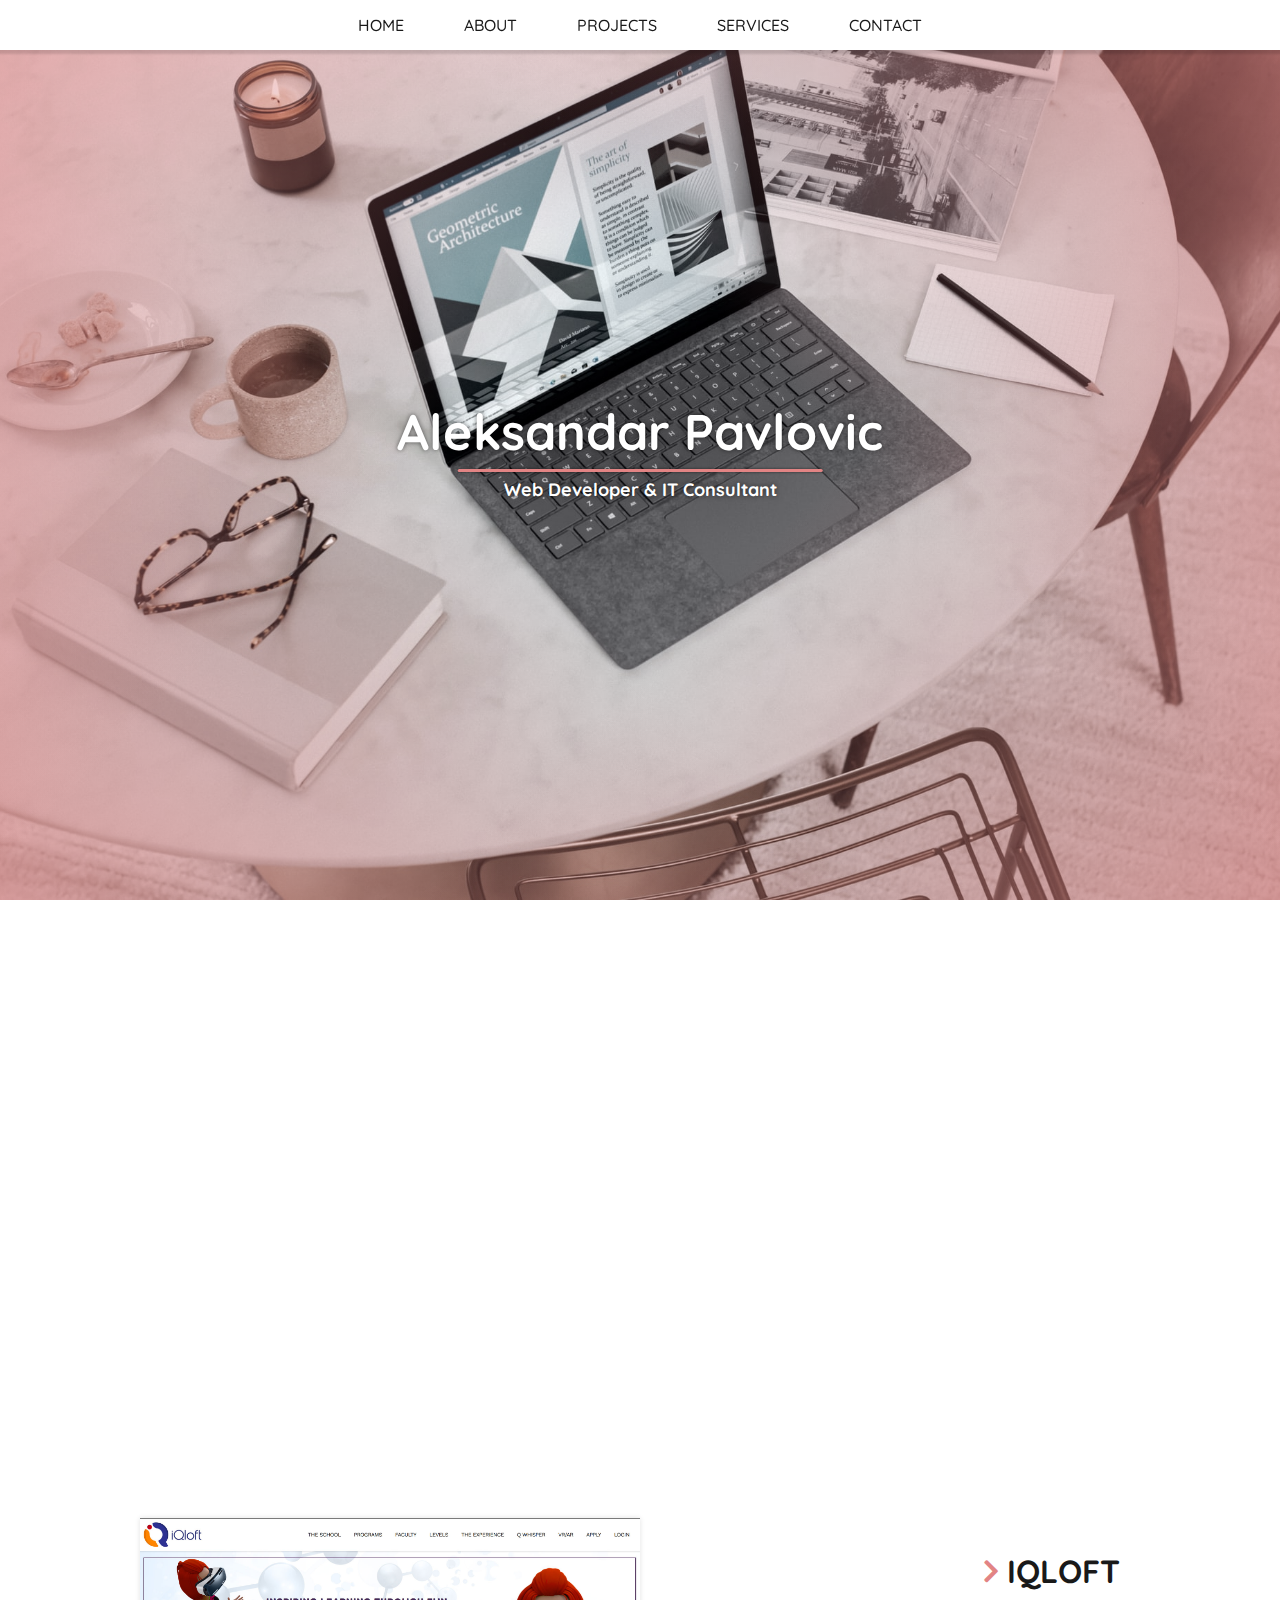
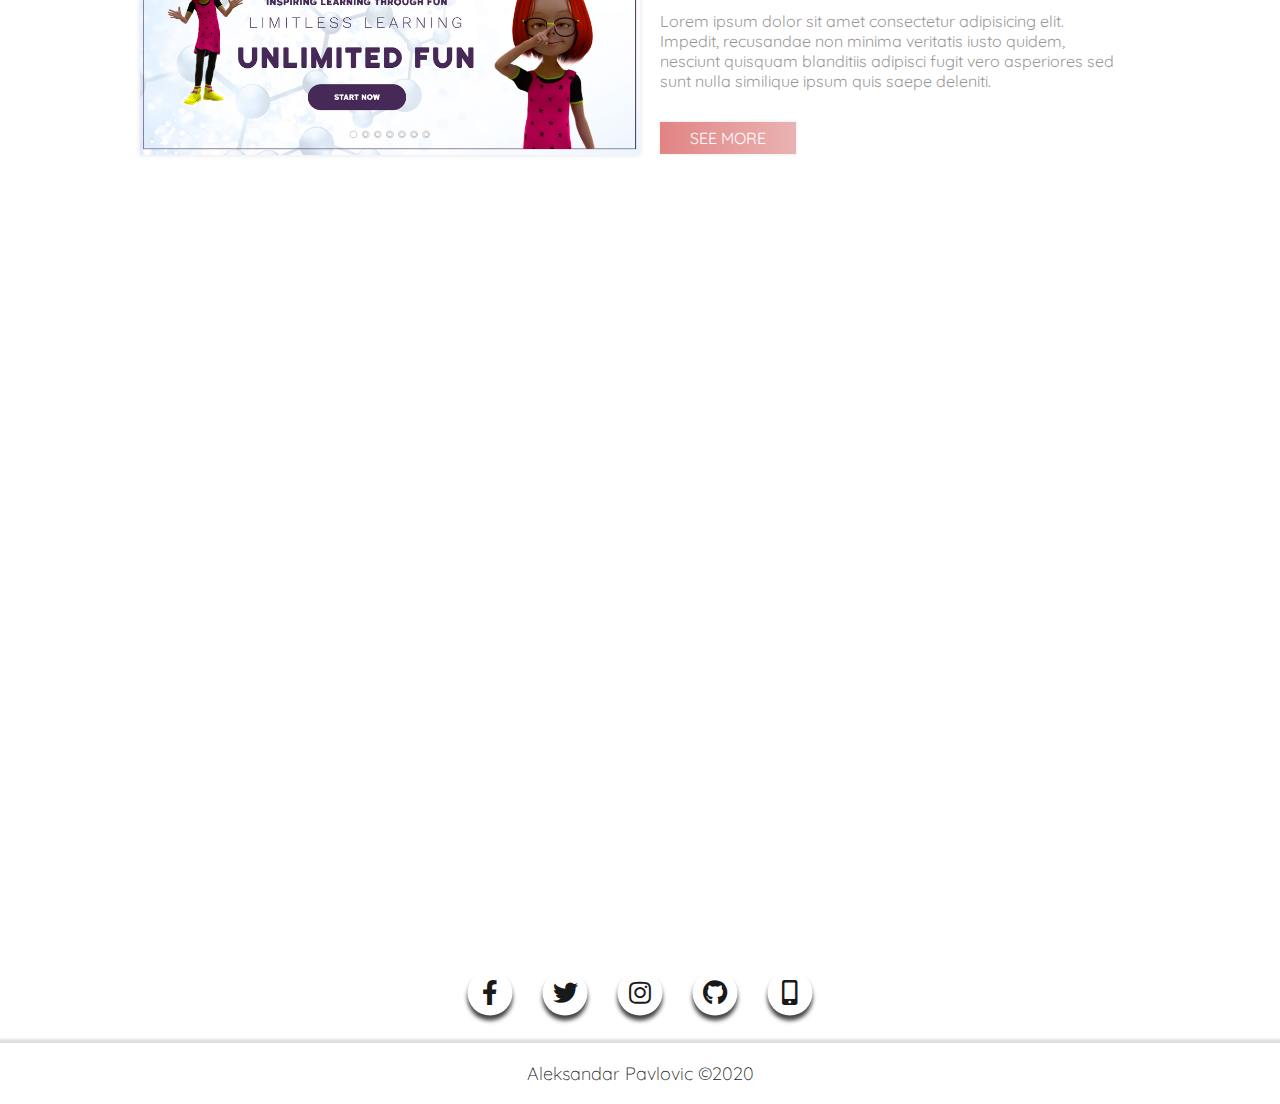
<file: index.html>
<!DOCTYPE html>

<html lang="en">
    <head>
        <title>Profesional Web Developer & IT Consultant</title>
        <meta charset="UTF-8">
        <meta name="viewport" content="width=device-width, initial-scale=1.0">
        <meta http-equiv="X-UA-Compatible" content="ie=edge">
        <link rel="stylesheet" href="css/main.css">
        <link rel="stylesheet" href="fa/css/all.min.css">
        <link href="https://fonts.googleapis.com/css2?family=Quicksand:wght@300;400;500;600&display=swap" rel="stylesheet">
    </head>
    <body>

        <header id="header">
            
        </header>

        <nav class="nav">
            <div class="container">

                <ul class="menu-list">
                    <li><a href="index.html">HOME</a></li>
                    <li><a href="temp/about.html">ABOUT</a></li>
                    <li><a href="temp/projects.html">PROJECTS</a></li>
                    <li><a href="temp/services.html">SERVICES</a></li>
                    <li><a href="temp/contact.html">CONTACT</a></li>
                </ul>

                <div class="menu-button">
                    <a href="#">
                        <i class="fas fa-angle-down fa-2x"></i>
                    </a>
                </div>

            </div>
        </nav>

        <div class="intro">
            <div class="intro-bg-eff">
                <img src="images/bg.jpg" alt="bg" class="bg-intro" id="bg_intro">
            </div>
            <div class="contaienr">
                <h1><span>Aleksandar Pavlovic</span>Web Developer & IT Consultant</h1>             
            </div>
        </div>

        <main class="main">
            <div class="container">
                <section class="profile apear">
                    <h2>LET ME INTRODUCE MYSELF</h2>
                    <p>I am 21 year old Web Designer born in small place in Serbia. Have 2+ years
                        expirience in this section. I am creative and ready for individual and team work.
                        You can find more about me on the ABOUT page. Feel free to contact me if you are 
                        interested in cooperation.</p>
                </section>
            
            </div>
        </main>
        

        <section class="galery">
            <div class="container">
                <div class="galery-text flip">
                    <h3>PROJECTS</h3>
                    <p>This is some of my projects</p>
                </div>
                
                <div class="galery-image">
                    <img src="./images/project3.jpg" alt="">
                    <div class="galery-image-text">
                        <h3><i class="fa fa-chevron-right"></i>iqloft</h3>
                        <p>Lorem ipsum dolor sit amet consectetur adipisicing elit. Impedit, 
                        recusandae non minima veritatis iusto quidem, nesciunt quisquam 
                        blanditiis adipisci fugit vero asperiores sed sunt nulla similique 
                        ipsum quis saepe deleniti.</p>
                        <button class="galery-button btn" data-section="iqloft">See more</button>
                    </div>
                </div>
                
            </div>
        </section>
            
        <section class="services">
            <div class="container">
                <div class="services-description flip">
                    <h2>Services</h2>
                 <p>This is services i'm providing</p>
                </div>
                 <div class="services-main">
                     <div class="card flip">
                         <img src="images/SVG/Web design.svg" alt="design">
                         <p>Lorem ipsum, dolor sit amet consectetur adipisicing elit. Similique, error.</p>
                         <h3>Web Design</h3>
                     </div>
 
                     <div class="card flip">
                         <img src="images/SVG/Front-end.svg" alt="front">
                         <p>Lorem ipsum, dolor sit amet consectetur adipisicing elit. Similique, error.</p>
                         <h3>Front-end</h3>
                     </div>
 
                     <div class="card flip">
                         <img src="images/SVG/Back-end.svg" alt="back">
                         <p>Lorem ipsum, dolor sit amet consectetur adipisicing elit. Similique, error.</p>
                         <h3>Back-end</h3>
                     </div>
                 </div>
            </div>
         </section>

        <section class="contact">
            <div class="container">

                <div class="social-media">
                    <ul>
                        <li><a href="https://www.facebook.com/acke999/"><i class="fab fa-facebook-f"></i></a></li>
                        <li><a href=""><i class="fab fa-twitter"></i></a></li>
                        <li><a href="https://www.instagram.com/acke_1999/"><i class="fab fa-instagram"></i></a></li>
                        <li><a href="https://www.github.com/Acke1999/"><i class="fab fa-github"></i></a></li>
                        <li><a href=""><i class="fas fa-mobile-alt"></i></a></li>
                    </ul>
                </div>

            </div>
        </section>

        <footer class="footer">
            <div class="container">
                <p>Aleksandar Pavlovic &copy;2020</p>
            </div>
        </footer>


        <script src="js/main.js"></script>

        <script src="https://ajax.googleapis.com/ajax/libs/jquery/3.5.1/jquery.min.js"></script>

        
        
    </body>
</html>
</file>
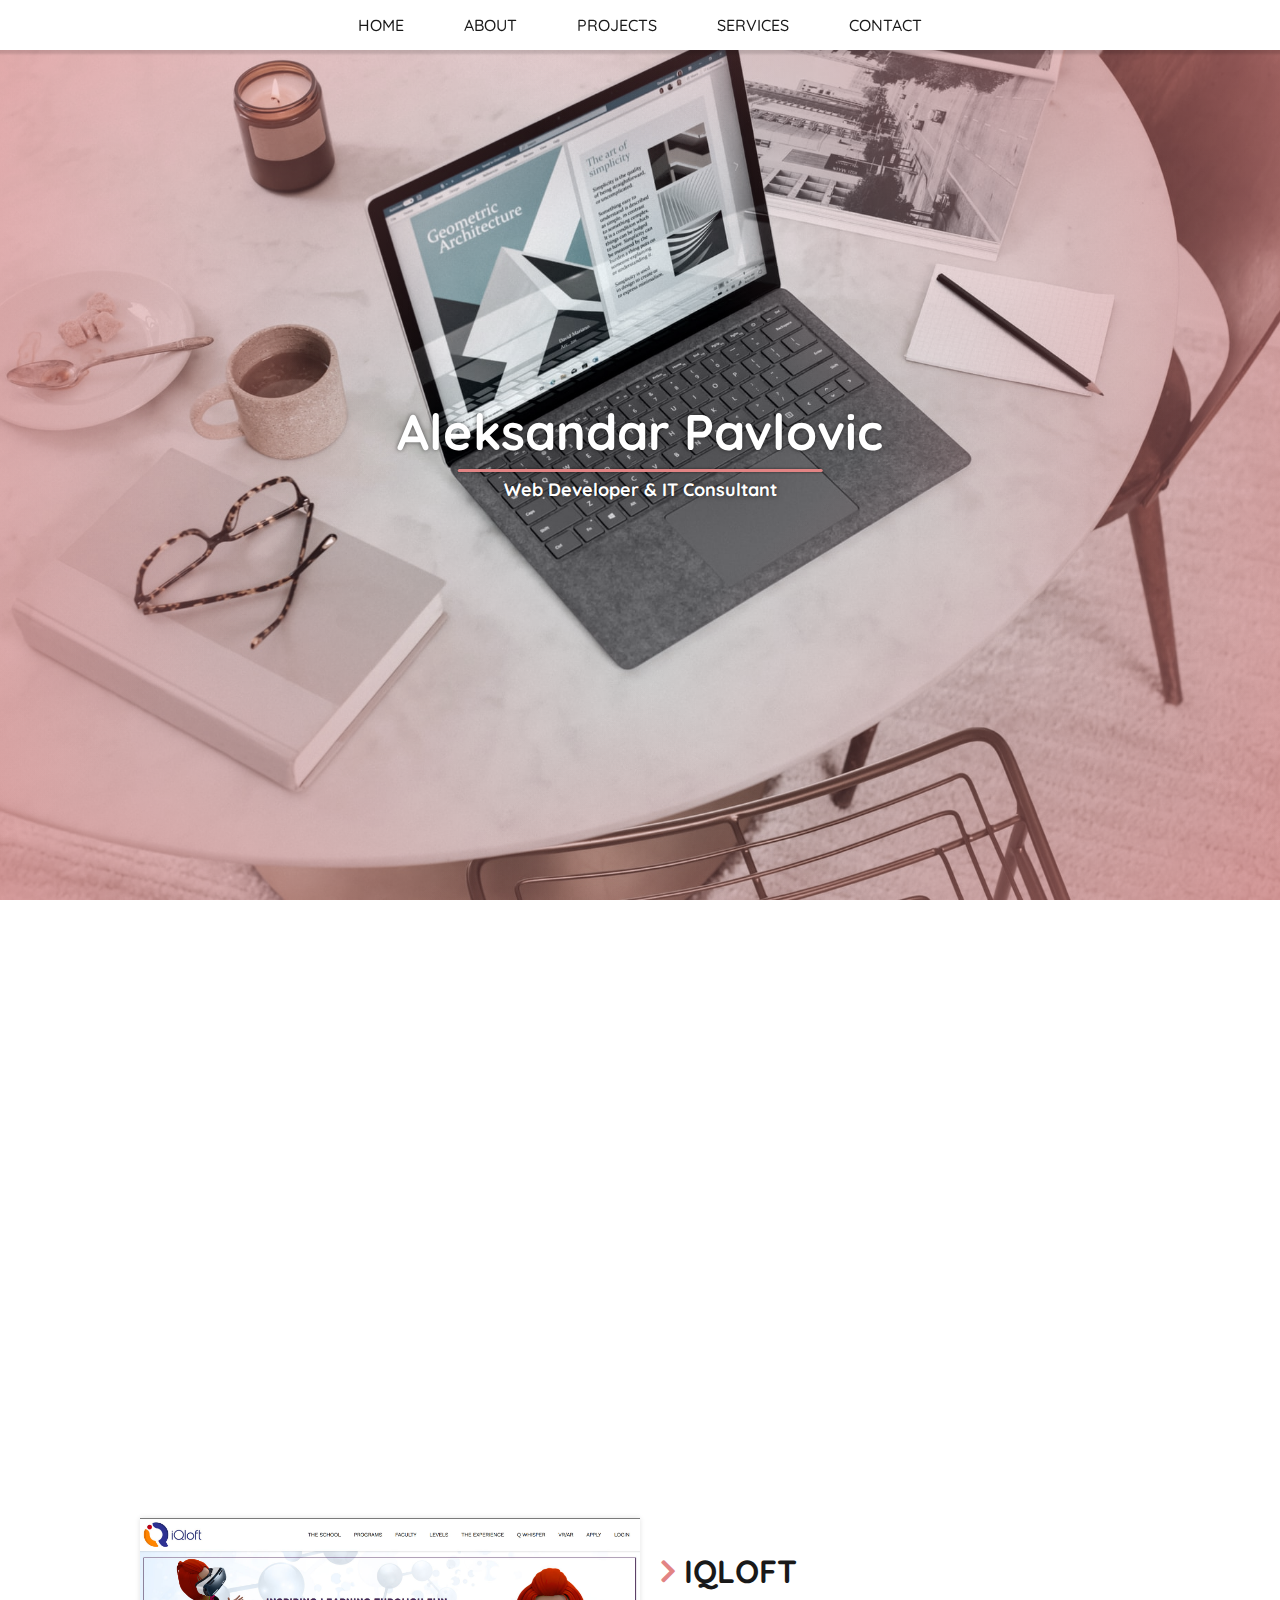
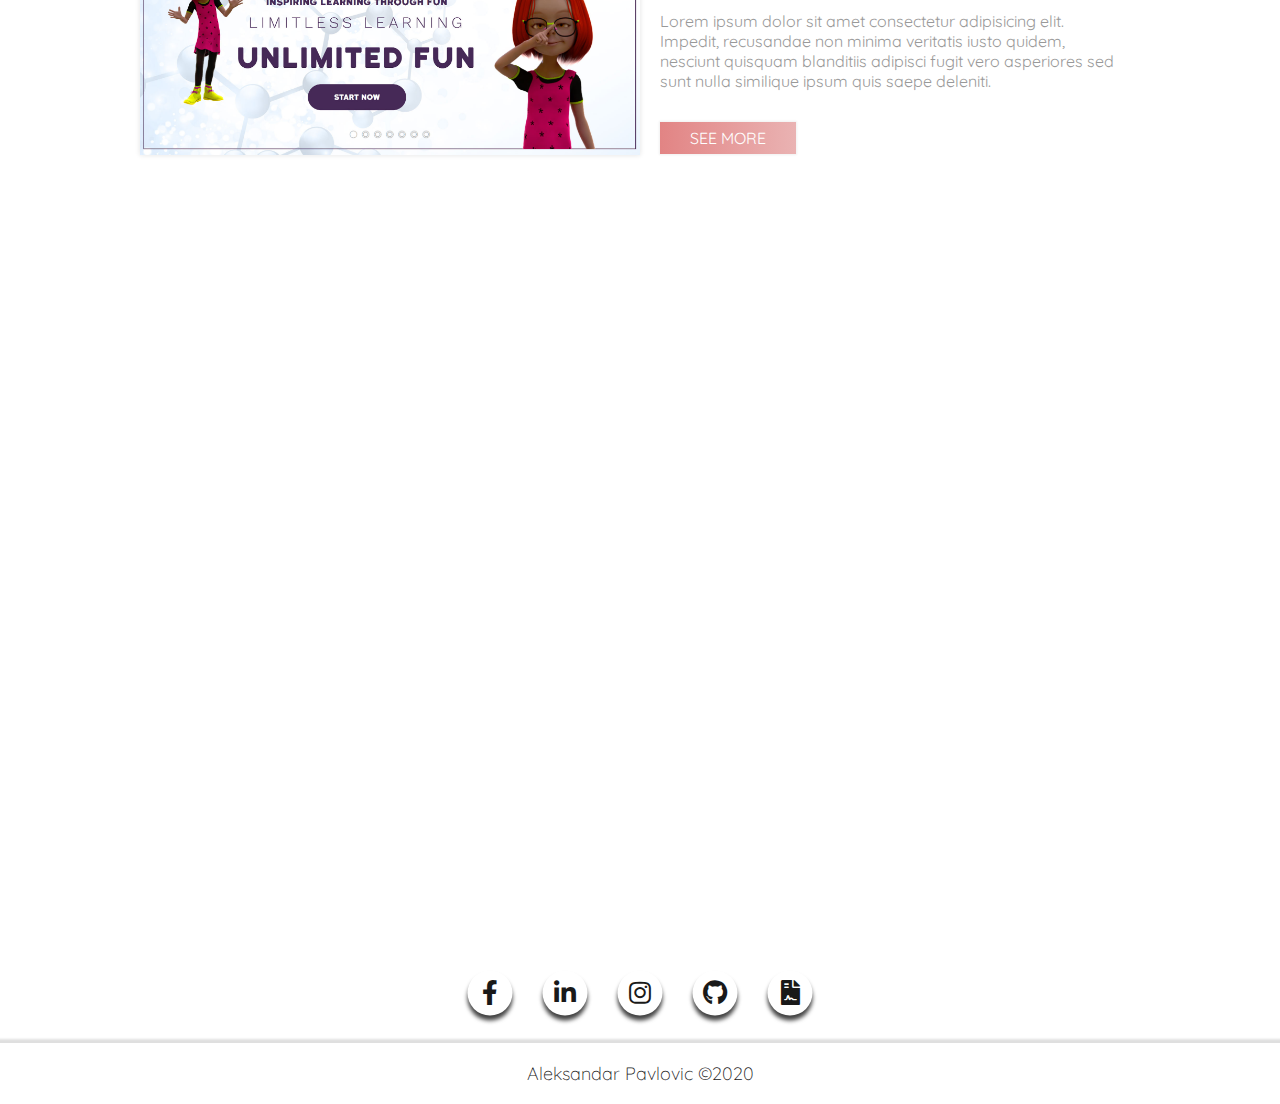
<file: portfolio/index.html>
<!DOCTYPE html>

<html lang="en">
    <head>
        <title>Profesional Web Developer & IT Consultant</title>
        <meta charset="UTF-8">
        <meta name="viewport" content="width=device-width, initial-scale=1.0">
        <meta http-equiv="X-UA-Compatible" content="ie=edge">
        <link rel="stylesheet" href="css/main.css">
        <link rel="stylesheet" href="fa/css/all.min.css">
        <link href="https://fonts.googleapis.com/css2?family=Quicksand:wght@300;400;500;600&display=swap" rel="stylesheet">
    </head>
    <body>

        <header id="header">
            
        </header>

        <nav class="nav">
            <div class="container">

                <ul class="menu-list">
                    <li><a href="index.html">HOME</a></li>
                    <li><a href="temp/about.html">ABOUT</a></li>
                    <li><a href="temp/projects.html">PROJECTS</a></li>
                    <li><a href="temp/services.html">SERVICES</a></li>
                    <li><a href="temp/contact.html">CONTACT</a></li>
                </ul>

                <div class="menu-button">
                    <a href="#">
                        <i class="fas fa-angle-down fa-2x"></i>
                    </a>
                </div>

            </div>
        </nav>

        <div class="intro">
            <div class="intro-bg-eff">
                <img src="images/bg.jpg" alt="bg" class="bg-intro" id="bg_intro">
            </div>
            <div class="contaienr">
                <h1><span>Aleksandar Pavlovic</span>Web Developer & IT Consultant</h1>             
            </div>
        </div>

        <main class="main">
            <div class="container">
                <section class="profile apear">
                    <h2>LET ME INTRODUCE MYSELF</h2>
                    <p>I am 21 year old Web Designer born in small place in Serbia. Have 2+ years
                        expirience in this section. I am creative and ready for individual and team work.
                        You can find more about me on the ABOUT page. Feel free to contact me if you are 
                        interested in cooperation.</p>
                </section>
            
            </div>
        </main>
        

        <section class="galery">
            <div class="container">
                <div class="galery-text flip">
                    <h3>PROJECTS</h3>
                    <p>This is some of my projects</p>
                </div>
                
                <div class="galery-image">
                    <img src="./images/project3.jpg" alt="">
                    <div class="galery-image-text">
                        <h3><i class="fa fa-chevron-right"></i>iqloft</h3>
                        <p>Lorem ipsum dolor sit amet consectetur adipisicing elit. Impedit, 
                        recusandae non minima veritatis iusto quidem, nesciunt quisquam 
                        blanditiis adipisci fugit vero asperiores sed sunt nulla similique 
                        ipsum quis saepe deleniti.</p>
                        <button class="galery-button btn" data-section="iqloft">See more</button>
                    </div>
                </div>
                
            </div>
        </section>
            
        <section class="services">
            <div class="container">
                <div class="services-description flip">
                    <h2>Services</h2>
                 <p>This is services i'm providing</p>
                </div>
                 <div class="services-main">
                     <div class="card flip">
                         <img src="images/SVG/Web design.svg" alt="design">
                         <p>Lorem ipsum, dolor sit amet consectetur adipisicing elit. Similique, error.</p>
                         <h3>Web Design</h3>
                     </div>
 
                     <div class="card flip">
                         <img src="images/SVG/Front-end.svg" alt="front">
                         <p>Lorem ipsum, dolor sit amet consectetur adipisicing elit. Similique, error.</p>
                         <h3>Front-end</h3>
                     </div>
 
                     <div class="card flip">
                         <img src="images/SVG/Back-end.svg" alt="back">
                         <p>Lorem ipsum, dolor sit amet consectetur adipisicing elit. Similique, error.</p>
                         <h3>Back-end</h3>
                     </div>
                 </div>
            </div>
         </section>

        <section class="contact">
            <div class="container">

                <div class="social-media">
                    <ul>
                        <li><a href="https://www.facebook.com/acke999/"><i class="fab fa-facebook-f"></i></a></li>
                        <li><a href="https://www.linkedin.com/in/aleksandar-pavlovic99/"><i class="fab fa-linkedin-in"></i></a></li>
                        <li><a href="https://www.instagram.com/acke_1999/"><i class="fab fa-instagram"></i></a></li>
                        <li><a href="https://www.github.com/Acke1999/"><i class="fab fa-github"></i></a></li>
                        <li><a href="temp/contact.html"><i class="fas fa-file-contract"></i></a></li>
                    </ul>
                </div>

            </div>
        </section>

        <footer class="footer">
            <div class="container">
                <p>Aleksandar Pavlovic &copy;2020</p>
            </div>
        </footer>


        <script src="js/main.js"></script>

        <script src="https://ajax.googleapis.com/ajax/libs/jquery/3.5.1/jquery.min.js"></script>

        
        
    </body>
</html>
</file>
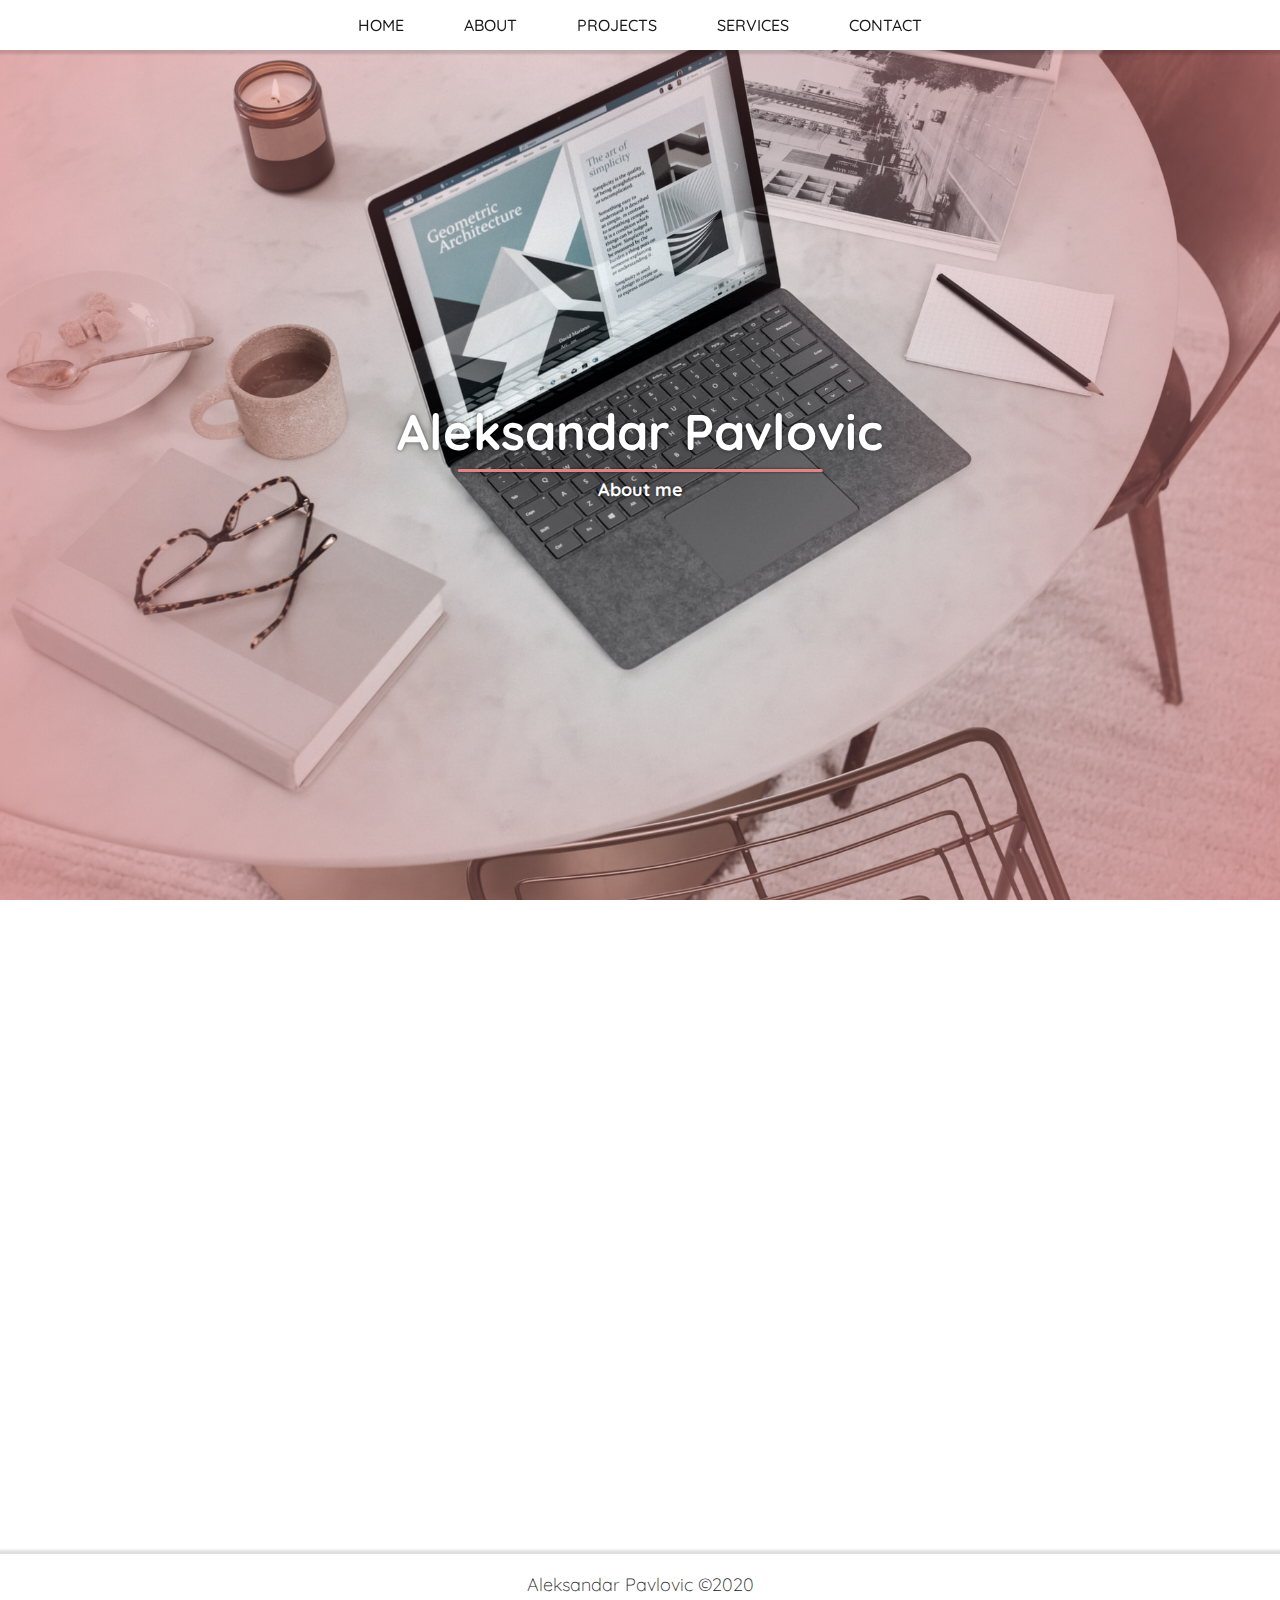
<file: temp/about.html>
<!DOCTYPE html>

<html lang="en">
    <head>
        <title>Profesional Web Developer & IT Consultant</title>
        <meta charset="UTF-8">
        <meta name="viewport" content="width=device-width, initial-scale=1.0">
        <meta http-equiv="X-UA-Compatible" content="ie=edge">
        <link rel="stylesheet" href="../css/main.css">
        <link rel="stylesheet" href="../fa/css/all.css">
        <link href="https://fonts.googleapis.com/css2?family=Quicksand:wght@300;400;500;600&display=swap" rel="stylesheet">
    </head>
    <body>

        <header id="header">
            
        </header>

        <nav class="nav">
            <div class="container">

                <ul class="menu-list">
                    <li><a href="../index.html">HOME</a></li>
                    <li><a href="about.html">ABOUT</a></li>
                    <li><a href="projects.html">PROJECTS</a></li>
                    <li><a href="services.html">SERVICES</a></li>
                    <li><a href="contact.html">CONTACT</a></li>
                </ul>

                <div class="menu-button">
                    <a href="#">
                        <i class="fas fa-angle-down fa-2x"></i>
                    </a>
                </div>

            </div>
        </nav>

        <div class="intro">
            <div class="intro-bg-eff">
                <img src="../images/bg.jpg" alt="bg" class="bg-intro" id="bg_intro">
            </div>
            <div class="contaienr">
                <h1><span>Aleksandar Pavlovic</span>About me</h1>             
            </div>
        </div>

        <main class="about apear">
            <h3><span>Hello,</span> my name is Aleksandar Pavlovic</h3>
            <p>I am 21 year old Web Designer born in small place in Serbia. Have 2+ years
                expirience in this section. I am creative and ready for individual and team work.
                I can illustrate youre website or make it in code. In design i use pure HTML, 
                HTML5, CSS, CSS3, JavaScript. Boostrap is some of following content. 
                Client alway can contact me on Instagram, Facebook, Twitter and Upwork.
                Also u can found some of my project on GitHub. If you are here on this 
                website u can go on contact in navigation bar and writte contact form.
                <span>feel free to contact me for work</span>
            </p>
        </main>

        <footer class="footer">
            <div class="container">
                <p>Aleksandar Pavlovic &copy;2020</p>
            </div>
        </footer>


        <script src="../js/main.js"></script>

        <script src="https://ajax.googleapis.com/ajax/libs/jquery/3.5.1/jquery.min.js"></script>

        
        
    </body>
</html>
</file>
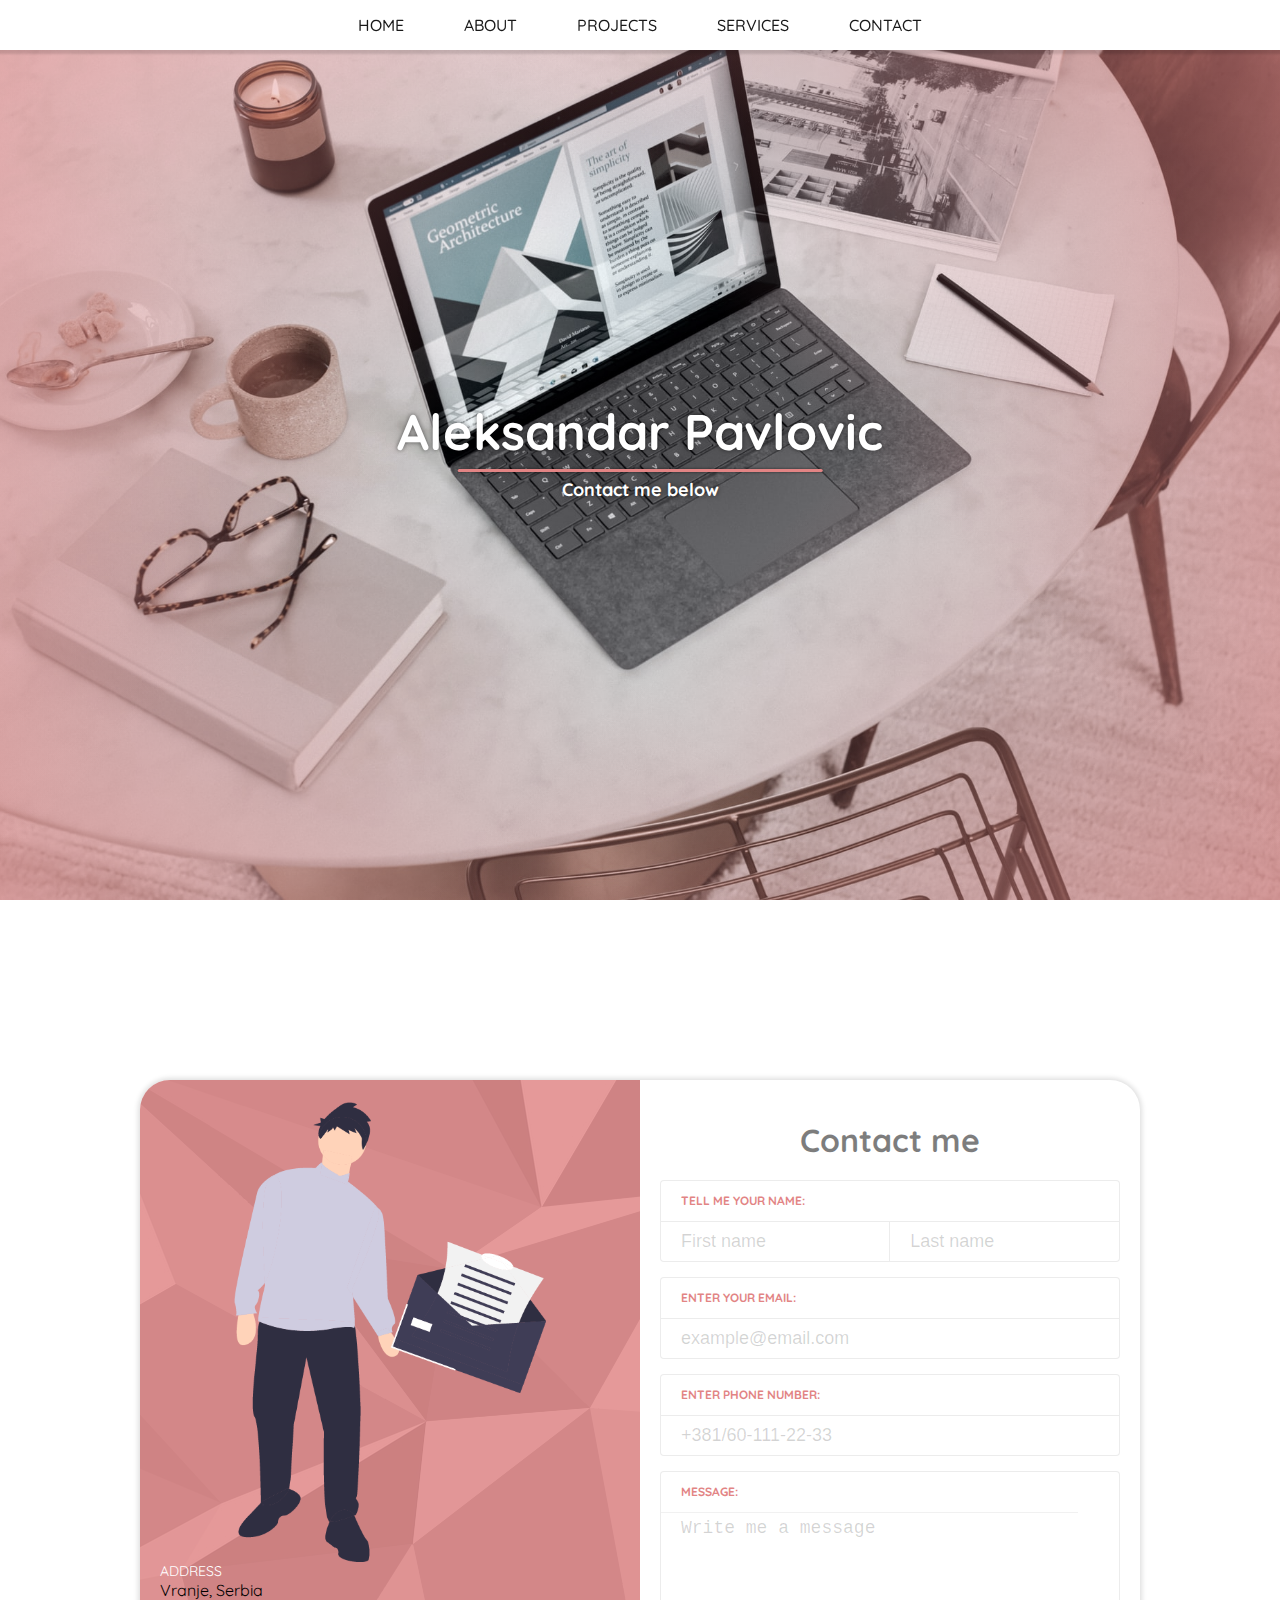
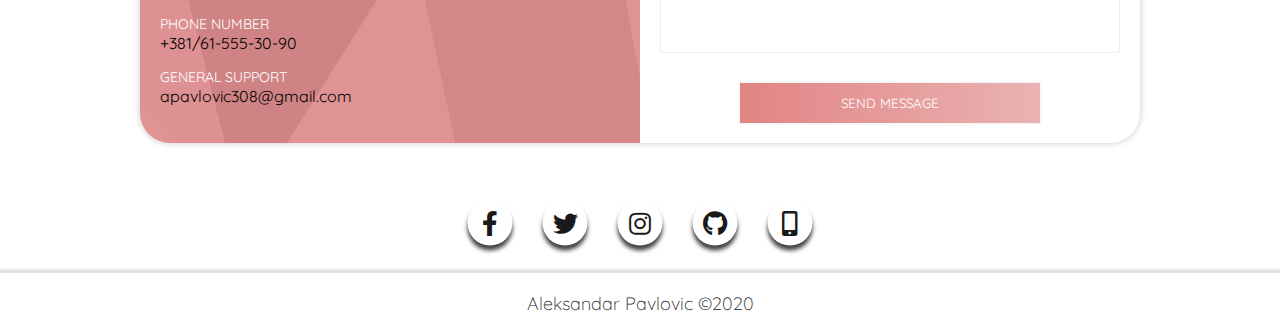
<file: temp/contact.html>
<!DOCTYPE html>

<html lang="en">
    <head>
        <title>Profesional Web Developer & IT Consultant</title>
        <meta charset="UTF-8">
        <meta name="viewport" content="width=device-width, initial-scale=1.0">
        <meta http-equiv="X-UA-Compatible" content="ie=edge">
        <link rel="stylesheet" href="../css/main.css">
        <link rel="stylesheet" href="../fa/css/all.css">
        <link href="https://fonts.googleapis.com/css2?family=Quicksand:wght@300;400;500;600&display=swap" rel="stylesheet">
    </head>
    <body>

        <header id="header">
            
        </header>

        <nav class="nav">
            <div class="container">

                <ul class="menu-list">
                    <li><a href="../index.html">HOME</a></li>
                    <li><a href="about.html">ABOUT</a></li>
                    <li><a href="projects.html">PROJECTS</a></li>
                    <li><a href="services.html">SERVICES</a></li>
                    <li><a href="contact.html">CONTACT</a></li>
                </ul>

                <div class="menu-button">
                    <a href="#">
                        <i class="fas fa-angle-down fa-2x"></i>
                    </a>
                </div>

            </div>
        </nav>

        <div class="intro">
            <div class="intro-bg-eff">
                <img src="../images/bg.jpg" alt="bg" class="bg-intro" id="bg_intro">
            </div>
            <div class="contaienr">
                <h1><span>Aleksandar Pavlovic</span>Contact me below</h1>             
            </div>
        </div>
        <div class="profile"></div>

        <main class="content">

            <div class="container">

                <div class="content-inner contact-custom">
                    <div class="content-main-div">

                        <div class="contact-main-div-inner">
                            <div class="contact-main-info">

                                <div class="contact-main-centered">

                                    <div class="contact-main-img">
                                        <img src="../images/Contact.png" alt="Contact us">
                                    </div>

                                    <div class="contact-main-single">
                                        <div class="contact-main-title">Address</div>
                                        <div class="contact-main-value">Vranje, Serbia</div>
                                    </div>

                                    <div class="contact-main-single">
                                        <div class="contact-main-title">Phone Number</div>
                                        <div class="contact-main-value">+381/61-555-30-90</div>
                                    </div>

                                    <div class="contact-main-single">
                                        <div class="contact-main-title">General Support</div>
                                        <div class="contact-main-value">apavlovic308@gmail.com</div>
                                    </div>

                                </div>

                            </div>

                            <div class="contact-form-main">

                                <div class="contact-form-title">Contact me</div>

                                <div class="contact-form-input-group">
                                    <div class="contact-form-input-title">Tell me your name:</div>
                                    <div class="contact-form-inputs">
                                        <input data-contact="firstname" type="text" placeholder="First name" id="name">
                                        <input data-contact="lastname" type="text" placeholder="Last name" id="last-name">
                                    </div>
                                </div>

                                <div class="contact-form-input-group">
                                    <div class="contact-form-input-title">Enter your email:</div>
                                    <div class="contact-form-inputs">
                                        <input data-contact="email" type="text" placeholder="example@email.com" id="email">
                                    </div>
                                </div>

                                <div class="contact-form-input-group">
                                    <div class="contact-form-input-title">Enter phone number:</div>
                                    <div class="contact-form-inputs">
                                        <input data-contact="phone" type="text" placeholder="+381/60-111-22-33" id="number">
                                    </div>
                                </div>

                                <div class="contact-form-input-group">
                                    <div class="contact-form-input-title">Message:</div>
                                    <div class="contact-form-inputs-area">
                                        <textarea data-contact="message" placeholder="Write me a message" id="messages"></textarea>
                                    </div>
                                </div>

                                <button class="contact-form-button btn" id="contactButton">Send Message</button>
                            
                            </div>
                        </div>
                        
                    </div>
                </div>

            </div>

        </main>

        <section class="contact">
            <div class="container">

                <div class="social-media">
                    <ul>
                        <li><a href=""><i class="fab fa-facebook-f"></i></a></li>
                        <li><a href=""><i class="fab fa-twitter"></i></a></li>
                        <li><a href=""><i class="fab fa-instagram"></i></a></li>
                        <li><a href=""><i class="fab fa-github"></i></a></li>
                        <li><a href=""><i class="fas fa-mobile-alt"></i></a></li>
                    </ul>
                </div>

            </div>
        </section>

        <footer class="footer">
            <div class="container">
                <p>Aleksandar Pavlovic &copy;2020</p>
            </div>
        </footer>

        <script src="../js/main.js"></script>

        <script src="https://ajax.googleapis.com/ajax/libs/jquery/3.5.1/jquery.min.js"></script>

    </body>
</html>
</file>
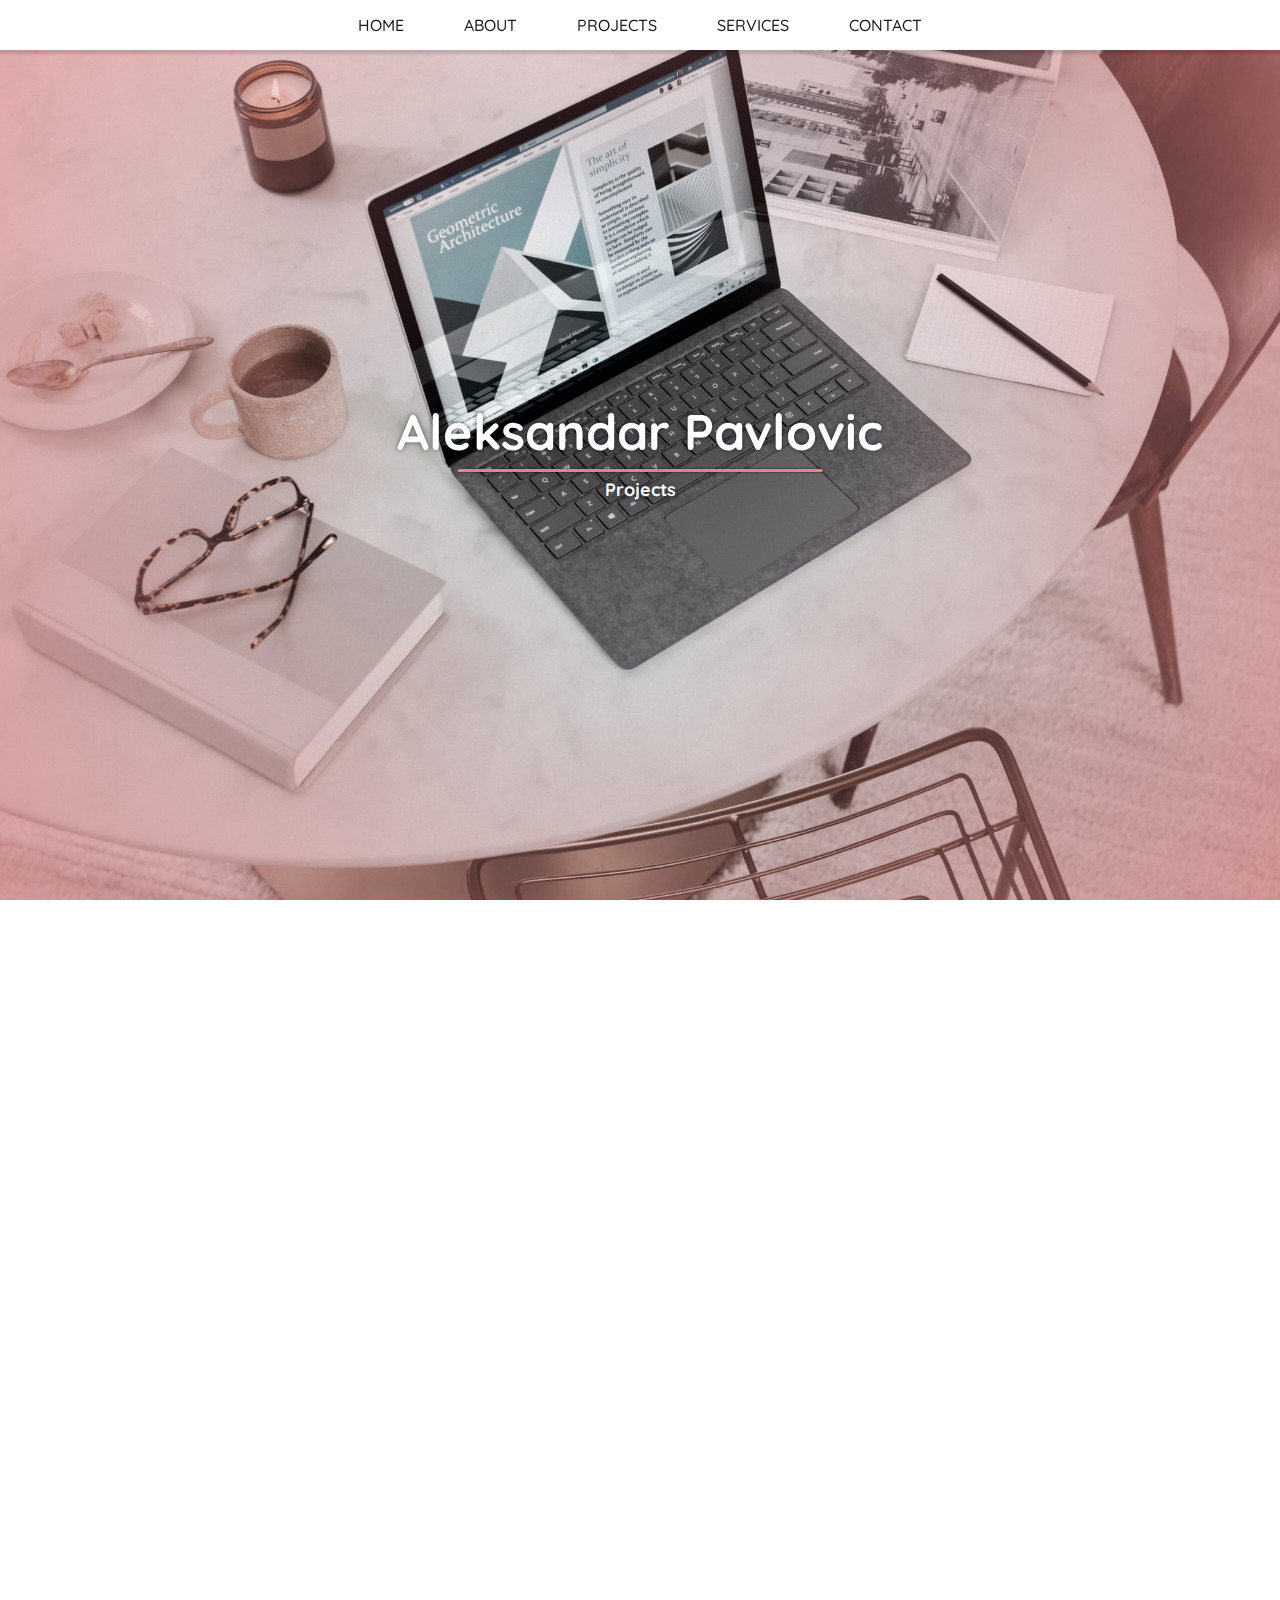
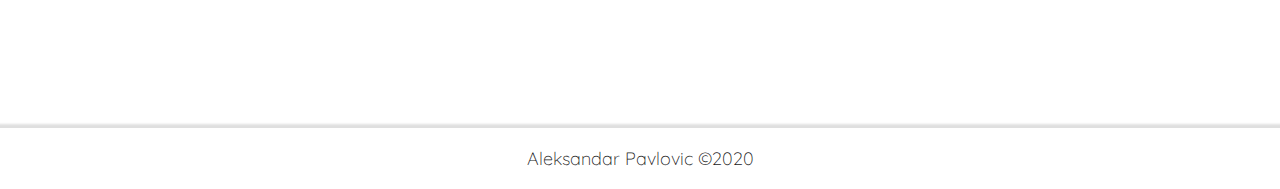
<file: temp/projects.html>
<!DOCTYPE html>

<html lang="en">
    <head>
        <title>Profesional Web Developer & IT Consultant</title>
        <meta charset="UTF-8">
        <meta name="viewport" content="width=device-width, initial-scale=1.0">
        <meta http-equiv="X-UA-Compatible" content="ie=edge">
        <link rel="stylesheet" href="../css/main.css">
        <link rel="stylesheet" href="../fa/css/all.css">
        <link href="https://fonts.googleapis.com/css2?family=Quicksand:wght@300;400;500;600&display=swap" rel="stylesheet">
    </head>
    <body>

        <header id="header">
            
        </header>

        <nav class="nav">
            <div class="container">

                <ul class="menu-list">
                    <li><a href="../index.html">HOME</a></li>
                    <li><a href="about.html">ABOUT</a></li>
                    <li><a href="projects.html">PROJECTS</a></li>
                    <li><a href="services.html">SERVICES</a></li>
                    <li><a href="contact.html">CONTACT</a></li>
                </ul>

                <div class="menu-button">
                    <a href="#">
                        <i class="fas fa-angle-down fa-2x"></i>
                    </a>
                </div>

            </div>
        </nav>

        <div class="intro">
            <div class="intro-bg-eff">
                <img src="../images/bg.jpg" alt="bg" class="bg-intro" id="bg_intro">
            </div>
            <div class="contaienr">
                <h1><span>Aleksandar Pavlovic</span>Projects</h1>             
            </div>
        </div>
        <section class="galery margine">
            <div class="container">
                <div class="galery-text flip">
                    <h3>PROJECTS</h3>
                    <p>This is some of my projects</p>
                </div>
                <div class="projects">

                    <div class="project-card flip">
                            <img src="../images/project3.jpg" alt="">
                            <div class="project-text">
                                <h3><i class="fa fa-chevron-right"></i> iQloft</h3>
                                <p>Lorem ipsum dolor sit amet consectetur adipisicing elit. Impedit, 
                                recusandae non minima veritatis iusto quidem, nesciunt quisquam 
                                blanditiis adipisci fugit vero asperiores sed sunt nulla similique 
                                ipsum quis saepe deleniti.</p>
                                <button class="galery-button btn project-btn" data-section="iqloft">See more</button>
                            </div>
                    </div>

                </div>
                
            </div>
        </section>

        <footer class="footer">
            <div class="container">
                <p>Aleksandar Pavlovic &copy;2020</p>
            </div>
        </footer>


        <script src="../js/main.js"></script>

        <script src="https://ajax.googleapis.com/ajax/libs/jquery/3.5.1/jquery.min.js"></script>

        
        
    </body>
</html>
</file>
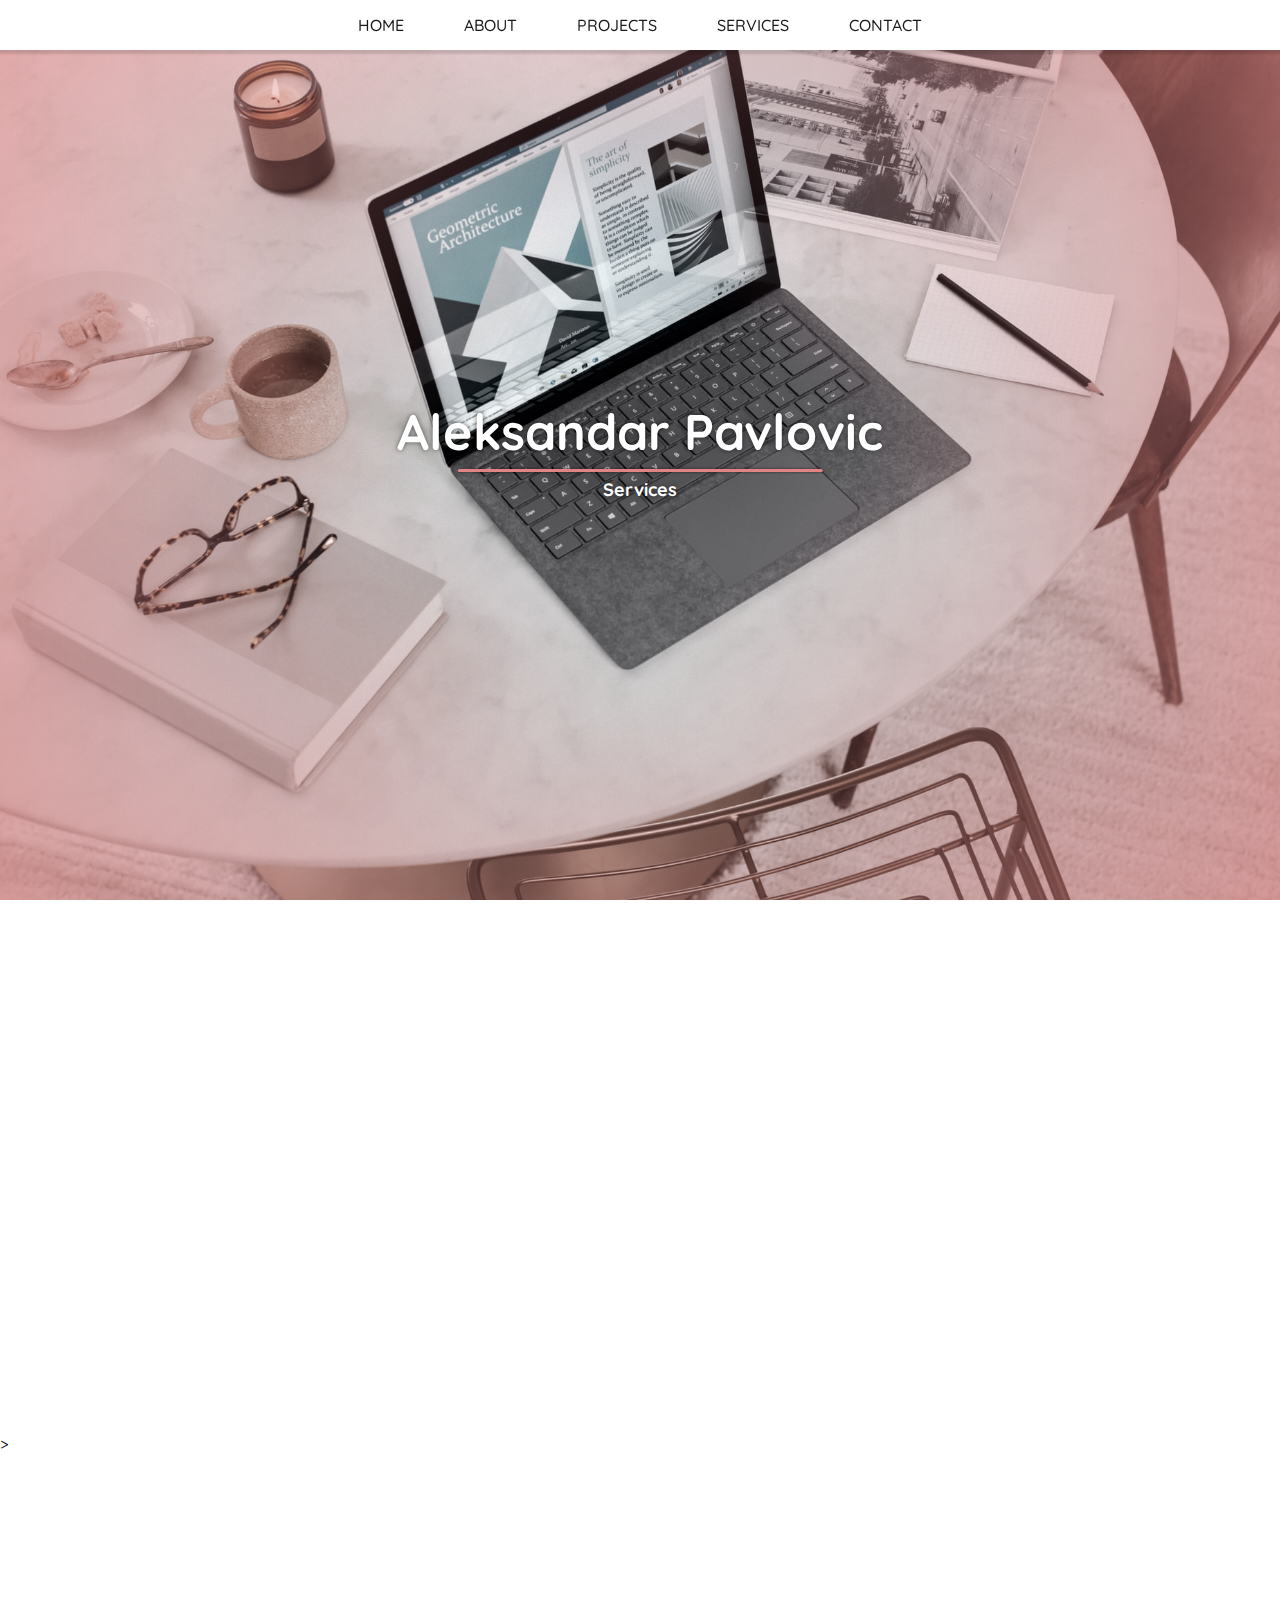
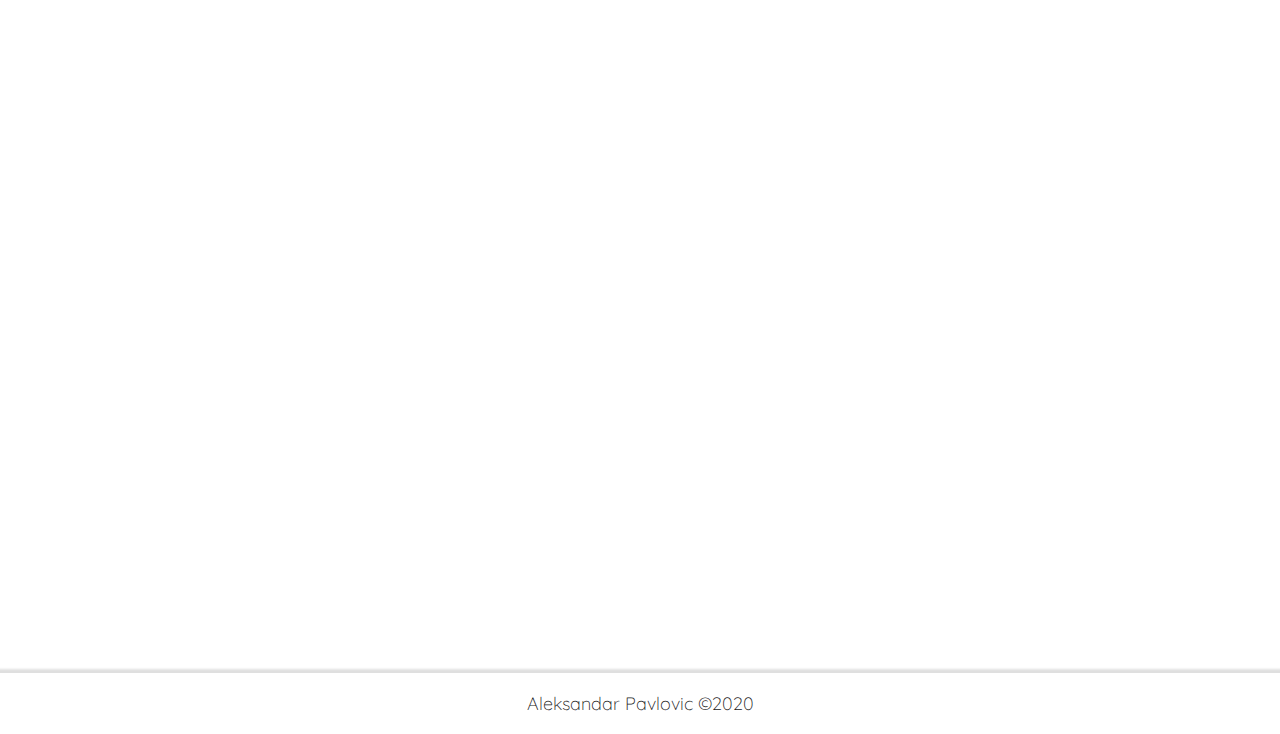
<file: temp/services.html>
<!DOCTYPE html>

<html lang="en">
    <head>
        <title>Profesional Web Developer & IT Consultant</title>
        <meta charset="UTF-8">
        <meta name="viewport" content="width=device-width, initial-scale=1.0">
        <meta http-equiv="X-UA-Compatible" content="ie=edge">
        <link rel="stylesheet" href="../css/main.css">
        <link rel="stylesheet" href="../fa/css/all.css">
        <link href="https://fonts.googleapis.com/css2?family=Quicksand:wght@300;400;500;600&display=swap" rel="stylesheet">
    </head>
    <body>

        <header id="header">
            
        </header>

        <nav class="nav">
            <div class="container">

                <ul class="menu-list">
                    <li><a href="../index.html">HOME</a></li>
                    <li><a href="about.html">ABOUT</a></li>
                    <li><a href="projects.html">PROJECTS</a></li>
                    <li><a href="services.html">SERVICES</a></li>
                    <li><a href="contact.html">CONTACT</a></li>
                </ul>

                <div class="menu-button">
                        <i class="fas fa-angle-down fa-2x"></i>
                </div>

            </div>
        </nav>

        <div class="intro">
            <div class="intro-bg-eff">
                <img src="../images/bg.jpg" alt="bg" class="bg-intro" id="bg_intro">
            </div>
            <div class="contaienr">
                <h1><span>Aleksandar Pavlovic</span>Services</h1>             
            </div>
        </div>

        <main class="technology">

            <div class="container">
                <div class="technology-main">
                    <div class="technology-text flip">
                        <h3>MY STACK</h3>
                        <p>Here are some tehnology I'm working with</p>
                    </div>

                    <div class="technology-list">

                        <div class="technology-card flip">
                            <i class="fab fa-html5 fa-3x"></i>
                            <div class="technology-card-title">HTML</div>
                        </div>
                        <div class="technology-card flip">
                            <i class="fab fa-css3-alt fa-3x"></i>
                            <div class="technology-card-title">CSS</div>
                        </div>
                        <div class="technology-card flip">
                            <i class="fab fa-js fa-3x"></i>
                            <div class="technology-card-title">JavaScript</div>
                        </div>
                        <div class="technology-card flip">
                            <i class="fab fa-react fa-3x"></i> 
                            <div class="technology-card-title">REACT</div>
                        </div>
                        <div class="technology-card flip">
                            <i class="fab fa-vuejs fa-3x"></i>
                            <div class="technology-card-title">VUE</div>
                        </div>
                        <div class="technology-card flip">
                            <i class="fab fa-angular fa-3x"></i>
                            <div class="technology-card-title">ANGULAR</div>
                        </div>
                        <div class="technology-card flip">
                            <i class="fab fa-php fa-3x"></i>
                            <div class="technology-card-title">PHP</div>
                        </div>
                        <div class="technology-card flip">
                            <i class="fab fa-adobe fa-3x"></i>
                            <div class="technology-card-title">ADOBE</div>
                        </div>
                        <div class="technology-card flip">
                            <i class="fab fa-bootstrap fa-3x"></i>
                            <div class="technology-card-title">BOOSTRAP</div>
                        </div>

                    </div>
                </div>
            </div>

        </main>>

        <section class="services">
           <div class="container">
                <div class="services-description apear">
                    <h2>Services</h2>
                    <p>This is services i'm providing</p>
                </div>
                <div class="services-main flip">
                    <div class="card flip">
                        <img src="../images/SVG/Web design.svg" alt="design">
                        <p>Lorem ipsum, dolor sit amet consectetur adipisicing elit. Similique, error.</p>
                        <h3>Web Design</h3>
                    </div>

                    <div class="card ">
                        <img src="../images/SVG/Front-end.svg" alt="front">
                        <p>Lorem ipsum, dolor sit amet consectetur adipisicing elit. Similique, error.</p>
                        <h3>Front-end</h3>
                    </div>

                    <div class="card">
                        <img src="../images/SVG/Back-end.svg" alt="back">
                        <p>Lorem ipsum, dolor sit amet consectetur adipisicing elit. Similique, error.</p>
                        <h3>Back-end</h3>
                    </div>
                </div>
           </div>
        </section>


        <footer class="footer">
            <div class="container">
                <p>Aleksandar Pavlovic &copy;2020</p>
            </div>
        </footer>


        <script src="../js/main.js"></script>

        <script src="https://ajax.googleapis.com/ajax/libs/jquery/3.5.1/jquery.min.js"></script>

        
        
    </body>
</html>
</file>
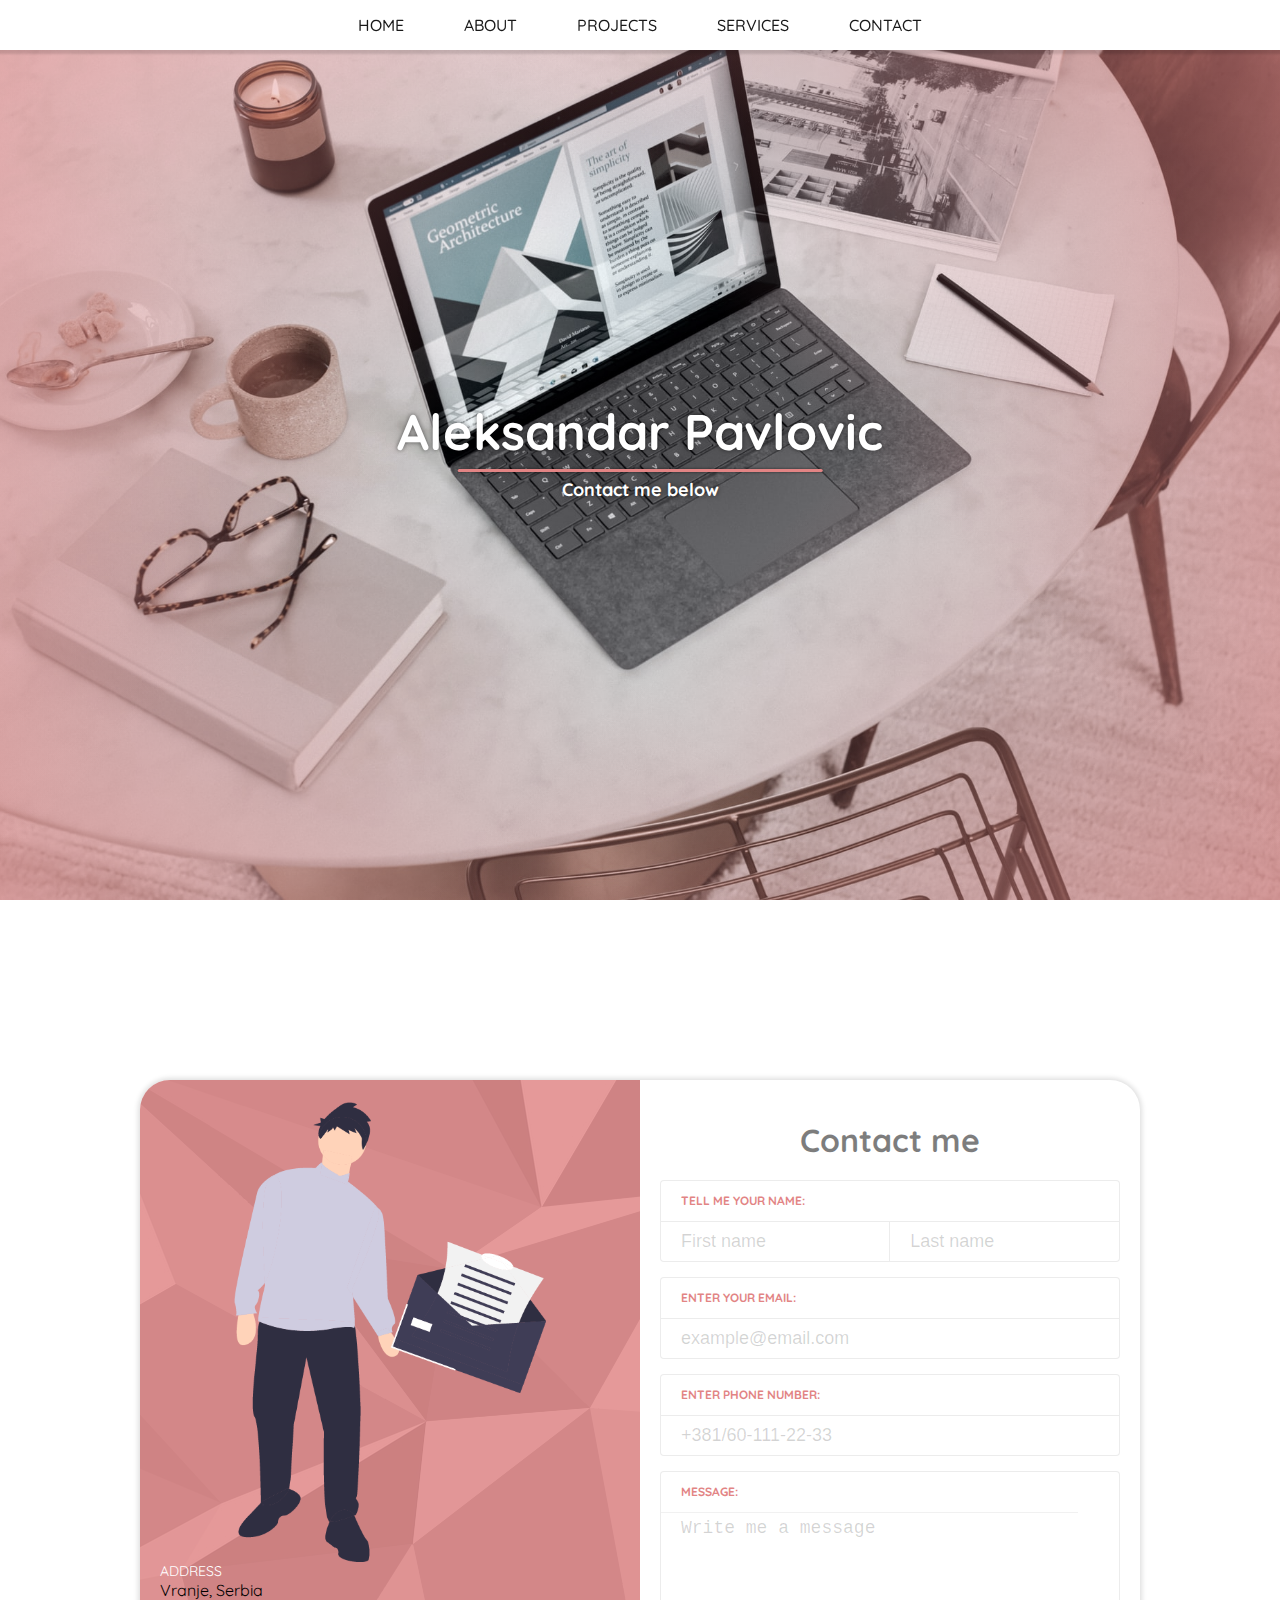
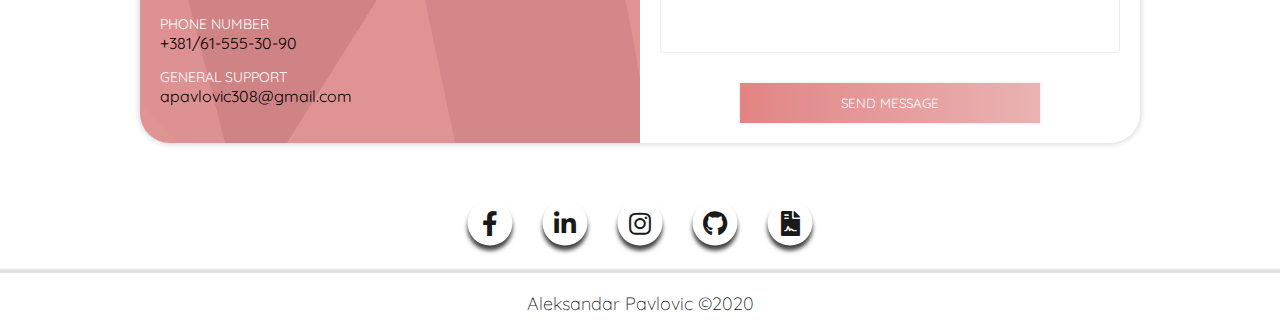
<file: portfolio/temp/contact.html>
<!DOCTYPE html>

<html lang="en">
    <head>
        <title>Profesional Web Developer & IT Consultant</title>
        <meta charset="UTF-8">
        <meta name="viewport" content="width=device-width, initial-scale=1.0">
        <meta http-equiv="X-UA-Compatible" content="ie=edge">
        <link rel="stylesheet" href="../css/main.css">
        <link rel="stylesheet" href="../fa/css/all.css">
        <link href="https://fonts.googleapis.com/css2?family=Quicksand:wght@300;400;500;600&display=swap" rel="stylesheet">
    </head>
    <body>

        <header id="header">
            
        </header>

        <nav class="nav">
            <div class="container">

                <ul class="menu-list">
                    <li><a href="../index.html">HOME</a></li>
                    <li><a href="about.html">ABOUT</a></li>
                    <li><a href="projects.html">PROJECTS</a></li>
                    <li><a href="services.html">SERVICES</a></li>
                    <li><a href="contact.html">CONTACT</a></li>
                </ul>

                <div class="menu-button">
                    <a href="#">
                        <i class="fas fa-angle-down fa-2x"></i>
                    </a>
                </div>

            </div>
        </nav>

        <div class="intro">
            <div class="intro-bg-eff">
                <img src="../images/bg.jpg" alt="bg" class="bg-intro" id="bg_intro">
            </div>
            <div class="contaienr">
                <h1><span>Aleksandar Pavlovic</span>Contact me below</h1>             
            </div>
        </div>
        <div class="profile"></div>

        <main class="content">

            <div class="container">

                <div class="content-inner contact-custom">
                    <div class="content-main-div">

                        <div class="contact-main-div-inner">
                            <div class="contact-main-info">

                                <div class="contact-main-centered">

                                    <div class="contact-main-img">
                                        <img src="../images/Contact.png" alt="Contact us">
                                    </div>

                                    <div class="contact-main-single">
                                        <div class="contact-main-title">Address</div>
                                        <div class="contact-main-value">Vranje, Serbia</div>
                                    </div>

                                    <div class="contact-main-single">
                                        <div class="contact-main-title">Phone Number</div>
                                        <div class="contact-main-value">+381/61-555-30-90</div>
                                    </div>

                                    <div class="contact-main-single">
                                        <div class="contact-main-title">General Support</div>
                                        <div class="contact-main-value">apavlovic308@gmail.com</div>
                                    </div>

                                </div>

                            </div>

                            <div class="contact-form-main">

                                <div class="contact-form-title">Contact me</div>

                                <div class="contact-form-input-group">
                                    <div class="contact-form-input-title">Tell me your name:</div>
                                    <div class="contact-form-inputs">
                                        <input data-contact="firstname" type="text" placeholder="First name" id="name">
                                        <input data-contact="lastname" type="text" placeholder="Last name" id="last-name">
                                    </div>
                                </div>

                                <div class="contact-form-input-group">
                                    <div class="contact-form-input-title">Enter your email:</div>
                                    <div class="contact-form-inputs">
                                        <input data-contact="email" type="text" placeholder="example@email.com" id="email">
                                    </div>
                                </div>

                                <div class="contact-form-input-group">
                                    <div class="contact-form-input-title">Enter phone number:</div>
                                    <div class="contact-form-inputs">
                                        <input data-contact="phone" type="text" placeholder="+381/60-111-22-33" id="number">
                                    </div>
                                </div>

                                <div class="contact-form-input-group">
                                    <div class="contact-form-input-title">Message:</div>
                                    <div class="contact-form-inputs-area">
                                        <textarea data-contact="message" placeholder="Write me a message" id="messages"></textarea>
                                    </div>
                                </div>

                                <button class="contact-form-button btn" id="contactButton">Send Message</button>
                            
                            </div>
                        </div>
                        
                    </div>
                </div>

            </div>

        </main>

        <section class="contact">
            <div class="container">

                <div class="social-media">
                    <ul>
                        <li><a href="https://www.facebook.com/acke999/"><i class="fab fa-facebook-f"></i></a></li>
                        <li><a href="https://www.linkedin.com/in/aleksandar-pavlovic99/"><i class="fab fa-linkedin-in"></i></a></li>
                        <li><a href="https://www.instagram.com/acke_1999/"><i class="fab fa-instagram"></i></a></li>
                        <li><a href="https://www.github.com/Acke1999/"><i class="fab fa-github"></i></a></li>
                        <li><a href="contact.html"><i class="fas fa-file-contract"></i></a></li>
                    </ul>
                </div>

            </div>
        </section>

        <footer class="footer">
            <div class="container">
                <p>Aleksandar Pavlovic &copy;2020</p>
            </div>
        </footer>

        <script src="../js/main.js"></script>

        <script src="https://ajax.googleapis.com/ajax/libs/jquery/3.5.1/jquery.min.js"></script>

    </body>
</html>
</file>
<file: css/main.css>
body{
    margin: 0;
    padding: 0;
    font-family: 'Quicksand', sans-serif;
    box-sizing: border-box;
}

.container{
    width: 1260px;
    margin: 0 auto;
}

a{
    text-decoration: none;
    color: #000;
}

ul{
    list-style: none;
}

img{
    max-width: 100%;
    vertical-align: bottom;
}

.btn{
    font-family: 'Quicksand', sans-serif;
    cursor: pointer;
    text-align: center;
    color: #fff;
    box-shadow: 0 0 2px 1px #00000010;
    background: linear-gradient(to right, #e28484, #e29797bb, #e28484);
    background-size: 200% 100%;
    background-position: 0 50%;
    background-repeat: no-repeat;
    border: none;
    outline: none;
    text-transform: uppercase;
    text-decoration: none;
    display: block;
    -webkit-transition: .3s background-position ease-in-out;
    -moz-transition: .3s background-position ease-in-out;
    -ms-transition: .3s background-position ease-in-out;
    -o-transition: .3s background-position ease-in-out;
    transition: .3s background-position ease-in-out;
    -webkit-writing-mode: horizontal-tb !important;
}

.btn:hover{
    background-position: 100% 50%;
}

.nav{
    background: #fff;
    box-shadow: 0 0 2px 4px #00000020;
    font-weight: 500;
    position: fixed;
    top: 0;
    left: 0;
    z-index: 10;
    width: 100%;
}

.nav  ul{
    margin: 0;
    padding: 0;
    display: flex;
    justify-content: center;
    align-items: center;
}

.nav ul li{
    padding: 0px 10px;
    height: 50px;
    display: flex;
    align-items: center;
    position: relative;
}

.nav ul li a{
    display: block;
    padding: 15px 20px;
    color: #191919;
    position: relative;
}

.nav ul li a:hover{
    display: block;
    color: #000;
}

.nav ul li a:active{
    color: #191919;
}

.nav ul li:hover > ul{
    display: block;
}

.nav ul li a::after{
    content: "";
    position: absolute;
    bottom: 0;
    width: 100%;
    height: 2px;
    background-color: #191919dc;
    left: 0;
    transform: scaleX(0);
    transform-origin: 0% 50%;
    transition: .3s ease-in-out;
}

.nav ul li a:hover::after{
    transform: scaleX(0.15);
}

.nav ul li a:active::after{
    transform: scaleX(1);
}

.menu-button{
    display: none;
}


.intro{
    display: flex;
    justify-content: center;
    align-items: center;
    width: 100%;
    height: 100vh;
    text-align: center;
    position: relative;
    overflow: hidden;
}

.intro .container{
    position: relative;
}

.bg-intro{
    width: 100%;
    height: 100%;
    object-fit: cover;
    object-position: center; 
    filter: grayscale(0.5);
}

.intro-bg-eff {
    width: 100%;
    height: 100%;
    position: absolute;
    left: 0;
    top: 0;
}

.intro-bg-eff::after {
    position: absolute;
    left: 0;
    top: 0;
    width: 100%;
    height: 100%;
    content: '';
    background: linear-gradient(45deg, transparent 60%, #e28484a0),
                linear-gradient(-45deg, transparent 60%, #e28484a0),
                linear-gradient(135deg, transparent 60%, #e28484a0),
                linear-gradient(-135deg, transparent 60%, #e28484a0);
}

.intro h1 span{
    font-size: 50px;
    position: relative; 
    margin-bottom: 15px;
    display: block;
    text-align: center;
}
.intro h1 span::before{
    content: "";
    width: 75%;
    height: 3px;
    position: absolute;
    bottom: -9px;
    left: 50%;
    border-radius: 2px;
    background-color: #e28484;
    box-shadow: 0 0 3px 0 #00000090;
    transform: translateX(-50%);
}

.intro h1{
    font-size: 18px;
    color: #fff;
    text-shadow: 0 0 5px #00000090;
    position: relative;
}

.main{
    width: 100%;
    border-top: transparent 4px #00000020;
}

.profile{
    text-align: left;
    color: #191919;
    margin: 0 auto;
    padding: 50px 0;
    display: flex;
    justify-content: center;
    align-items: flex-start;
    flex-direction: column;
    width: 70%;
    height: auto;
}

.profile h2{
    font-size: 29px;
    font-weight: 500; 
}

.profile p{
    font-size: 20px;
    font-weight: 300;
}

.profile p span{
    position: relative;
    display: block;
} 

.galery {
    margin: 100px 0 0;
}

.galery .container {
    overflow: hidden;
}

.galery-image {
    width: 100%;
    max-width: 1000px;
    margin: 100px auto 40px;
    display: flex;
    align-items: center;
    margin-bottom: 50px;
    animation: fadein1 .5s forwards ease-in-out;
    animation-play-state: paused;
}

.galery-image:nth-of-type(odd) {
    animation: fadein2 .5s forwards ease-in-out;
    animation-play-state: paused;
}

.galery-image:nth-last-of-type(1) {
    margin-bottom: 0;
}

.galery-image img {
    width: 50%;
    display: block;
    box-shadow: 0 0 5px #19191920;
}

.galery-image-text {
    width: 50%;
    padding: 20px;
    color: #999999;
    font-size: 16px;
}

.galery-image:nth-of-type(odd) img{
    order: 2;
}

.galery-image:nth-of-type(odd) .galery-image-text{
    order: 1;
    text-align: right;
}

.galery-image-text h3{
    display: block;
    font-size: 32px;
    text-transform: uppercase;
    font-weight: bold;
    color: #191919;
    margin-bottom: 20px;
    display: flex;
    align-items: center;
    justify-content: right;
}

.galery-image:nth-of-type(odd) h3{
    float: right;
}

.galery-image:nth-of-type(odd) p{
    clear: right;
}

.galery-image h3 i{
    font-size: 26px;
    margin-right: 8px;
    color: #e28484;
}

.galery-image:nth-of-type(odd) h3 i{
    margin: 0 0 0 8px;
}

.galery-button {
    padding: 6px 30px;
    border: none;
    display: block;
    margin-top: 15px;
    font-size: 16px;
    float: left;
}

.galery-text{
    margin-bottom: 50px;
}

.galery-image:nth-of-type(odd) .galery-button{
    float: right;
}

.services-text{
    text-align: center;
    margin: 200px 0 -100px;
    
}

.services *{
    box-sizing: border-box;
}

.services{
    margin: 100px 0 100px;
    text-align: center;
}

.services h2{
    display: inline-block;
    text-transform: uppercase;
    font-size: 20px;
    padding-bottom: 30px;
    margin-top: 40px;
}

.services-main{
    max-width: 1200px;
    margin: auto;
    overflow: hidden;
    padding: 20px;
    display: flex;
    align-items: center;
    justify-content: center;
    flex-direction: row;
}

.card{ 
    width: calc(100% / 3);
    margin: 0 25px;
    padding: 20px 0 0;
    cursor: pointer;
    box-shadow: 0 0 4px 2px #00000020;
    background: #e28484;
}

.services img{
    max-width: 50%;
    filter: invert(1);
    padding-top: 30px;
}

.services img[alt='design']{
    max-width: 62%;
}

.card p{
    font-size: 18px;
    margin: 0;
    font-weight: 300;
    color: #fff;
    padding: 50px 5px;
}

.services-description p{
    padding-bottom: 50px;
}

.services h3{
    font-size: 18px;
    font-weight: 400;
    color: #fff;
    padding: 15px;
    margin: 0;
    background: #814848;
    text-transform: uppercase;
}

.contact{
    width: 100%;
    height: 50px;
}

.contact > .container{ 
    display: flex;
    justify-content: space-evenly;
    align-items: center;
}

.social-media ul{
    position: absolute;
    padding: 0;
    margin: 0;
    display: flex;
    transform: translate(-50%, -50%);
}

.social-media ul li{
    margin: 15px;
}

.social-media ul li a{
    position: relative;
    display: flex;
    justify-content: center;
    align-items: center;
    width: 45px;
    height: 45px;
    border-radius: 50%;
    background-color: #fff;
    text-align: center;
    transition: .5s;
    box-shadow: 0 5px 4px #000000be;
    color: #191919;
}

.social-media ul li a:hover{
    transform: translate(0, -10px);
    background-color: #e28484;
}

.social-media ul li a .fab{
    font-size: 25px;
    line-height: 50px;
    transition: .5s;
    color: #191919;
}

.social-media ul li a .fas{
    font-size: 25px;
    line-height: 50px;
    transition: .5s;
    color: #191919;
}

.social-media ul li a .fab:hover,
.social-media ul li a .fas:hover{
    color: #fff;
    text-shadow: 0 0 5px #00000090;
}

.footer{
    padding: 1px;
    margin: 0;
    background-color: #fff;
    box-shadow: 0 0 2px 4px #00000020;
    text-align: center;
}

.footer p{
    color: #191919;
    font-size: 18px;
    font-weight: 300;
} 

.content{
    width: 100%;
}

.content-inner{
    width: 100%;
    max-width: 1200px;
    margin: 0 auto;
    padding: 30px 20px;
}

.content-main-div{
    width: 100%;
    padding: 50px 0;
}

.contact-main-div-inner{
    width: 100%;
    max-width: 1000px;
    min-width: 600px;
    margin: 0 auto;
    background-color: #fff;
    box-shadow: 0 0 5px 2px #00000020;
    border-radius: 30px;
    overflow: hidden;
    display: flex;
}

.contact-main-info{
    width: 50%;
    padding: 20px;
    display: flex;
    justify-content: center;
    align-items: center;
    background-image: url('../images/pattern.png'),
    linear-gradient(to right, #e28484, #e28484);
}

.contact-main-centered{
    width: 100%;
}

.contact-main-img{
    width: 100%;
    height: 460px;
}

.contact-main-img img{
    width: 100%;
    height: 100%;
    object-fit: contain;
    object-position: center;
}

.contact-main-single{
    margin-bottom: 15px;
}

.contact-main-title{
    width: 100%;
    font-size: 14px;
    text-transform: uppercase;
    color: #fff;
    text-decoration: solid;
}

.contact-main-value{
    font-size: 16px;
    color: #000;
}

.contact-form-main{
    width: 50%;
    padding: 20px;
}

.contact-form-title{
    text-align: center;
    width: 100%;
    font-size: 32px;
    color: #19191990;
    line-height: 80px;
    font-weight: bold;
}

.contact-form-input-group{
    width: 100%;
    border: 1px solid #19191915;
    border-radius: 4px;
    background-color: #fff;
    margin-bottom: 15px;
}

.contact-form-input-title{
    width: 100%;
    height: 40px;
    line-height: 40px;
    padding: 0 20px;
    text-transform: uppercase;
    font-size:12px;
    font-weight: bold;
    color: #e28484;
}

.contact-form-inputs{
    display: flex;
    height: 40px;
    width: 100%;
    border-top: 1px solid #19191915;
}

.contact-form-inputs input{
    width: 100%;
    height: 100%;
    outline: none;
    background: none;
    border: none;
    padding: 0 20px;
    border-right: 1px solid #19191915;
    color: #19191990;
    font-size: 18px;
}

.contact-form-inputs input:nth-last-of-type(1){
    border-right: none;
}

.contact-form-inputs-area{
    width: 100%;
    height:  140px;
}

.contact-form-inputs-area textarea{
    width: 91%;
    height: 100%;
    background: none;
    outline: none;
    border: none;
    resize: none;
    padding: 5px 20px;
    font-size: 18px;
    color: #19191990;
    border-top: 1px solid #19191910;
}

::placeholder{
    color: #19191930;
}

.contact-form-button{
    height: 40px;
    width: 300px;
    margin: 0 auto;
    margin-top: 30px;
    display: flex;
    align-items: center;
    justify-content: center;
}

.technology{
    width: 100%;
    padding: 50px 0;
}

.technology-main{
    max-width: 1000px;
    margin: 0 auto;
    padding: 30px 0px;
    width: 100%;
    box-sizing: border-box;
}

.technology-text{
    width: 100%;
    text-align: center;
    padding-bottom: 50px;
}

.technology-text h3,
.services h2, 
.galery-text h3{
    text-align: center;
    font-size: 29px;
    color: #191919;
    padding: 5px 0;
    width: 100%;
    text-transform: uppercase;
    margin-bottom: 0;
    font-weight: 500;
}

.technology-text p,
.services-description p, 
.galery-text p{
    width: 100%;
    max-width: 600px;
    text-align: center;
    font-size: 20px;
    color: #191919;
    margin: 0 auto;
    padding-top: 0;
    font-weight: 300;
}

.technology-list{
    display: flex;
    justify-content: center;
    align-items: center;
    flex-wrap: wrap;
    padding: 0;
    width: 100%;
    max-width: 750px;
    margin: 0 auto;
    box-sizing: border-box;
}

.technology-card{
    width: 120px;
    height: 140px;
    margin: 5px 5px -33px;
    border-radius: 4px;
    clip-path: polygon(50% 0, 100% 25%, 100% 75%, 50% 100%, 0% 75%, 0% 25%);
    line-height: 140px;
    text-align: center;
    display: flex;
    justify-content: center;
    align-items: center;
    cursor: pointer;
    -webkit-transition: .3s background-position ease-in-out;
    -moz-transition: .3s bacground-positio ease ease-in-out;
    -ms-transition: .3s background-position ease-in-out;
    -o-transition: .3s background-position ease-in-out;
    transition: .3s background-position ease-in-out;
    position: relative;
    background: linear-gradient(to top, #e28484, #e28484,#e28484,#e28484, #e29797bb,#e28484, #e28484, #e28484, #e28484);
    background-size: 100% 200%;
    background-position: 50% 100%;
}

.technology-card:hover{
    background-position: 50% 0%;
}

.technology-card i{
    color: #fff;
    transform: scaleX(1);
    -webkit-transition: .3s transform ease-in-out;
    -moz-transition: .3s transform ease ease-in-out;
    -ms-transition: .3s transform ease-in-out;
    -o-transition: .3s transform ease-in-out;
    transition: .3s transform ease-in-out;
}

.technology-card:hover i{
    transform: scaleX(0);
}

.technology-card-title{
    position: absolute;
    left: 50%;
    top: 50%;
    transform: translate(-50%, -50%) scaleX(0);
    color: #fff;
    text-align: center;
    font-size: 14px;
    text-transform: uppercase;
    font-weight: bold;
    -webkit-transition: .3s transform ease-in-out;
    -moz-transition: .3s transform ease-in-out;
    -ms-transition: .3s transform ease-in-out;
    -o-transition: .3s transform ease-in-out;
    transition: .3s transform ease-in-out;
}

.technology-card:hover .technology-card-title{
    transform: translate(-50%, -50%) scaleX(1);
}

.margine{
    margin-bottom: 150px;
    padding-top: 0;
}

.projects{
    display: grid;
    grid-template-columns: repeat(auto-fill, 250px);
    grid-gap: 15px;
    justify-content: center;
    grid-template-rows: auto auto 1fr 1fr 1fr auto auto;
}

.project-card{
    background: #fff;
    box-shadow: 0 0 4px 2px #00000020;
    width: 250px;
    height: auto;
}

.project-card img{
    width: 100%;
}

.project-text{
    width: 100%;
    padding: 15px;
}

.project-text h3{
    font-size: 20px;
    margin: 0;
}

.project-text h3 i{
    color: #e28484;
}

.project-text p{
    font-size: 12px;
}

.project-btn{
    display: block;
    margin: 15px auto 0;
    float: none;
}

.project-card *{
    box-sizing: border-box;
}

.about{
    margin: 150px auto 180px;
    text-align: left; 
    width: 100%;
    max-width: 900px;
    padding: 30px;
}

.about h3{
    font-size: 29px;
    font-weight: 500;
}

.about p{
    font-size: 20px;
    font-weight: 300;
}

.about h3 span{
    text-transform: uppercase;
}

.about p span{
    font-style: italic;
}

.modal-wrapper {
    width: 100%;
    height: 100%;
    position: fixed;
    background-color: #00000090;
    opacity: 0;
    animation: show 0.5s forwards ease-in-out;
    left: 0;
    top: 0;
    z-index: 1000;
    display: flex;
    justify-content: center;
    align-items: center;
}

.modal-main {
    width: 600px;
    max-width: 100%;
    padding: 25px 20px 20px;
    background-color: #fff;
    box-shadow: 0 0 4px 2px #00000020;
    position: relative;
}

.modal-main::before {
    position: absolute;
    height: 5px;
    width: 100%;
    background: linear-gradient(to right, #e28484, #e29797bb, #e28484);
    content: '';
    left: 0;
    top: 0;
}

.modal-img {
    width: calc(100% + 40px);
    height: calc(100% + 40px);
    margin-left: -20px;
    margin-top: -20px;
}

.modal-img img {
    width: 100%;
}

.modal-title {
    width: 100%;
    padding: 20px 0;
    font-size: 29px;
    color: #191919;
    font-weight: bold;
}

.modal-title i {
    color: #e28484;
}

.modal-description {
    font-size: 12px;
    margin-bottom: 20px;
}

.modal-button {
    width: 100%;
    color: #fff;
    background: linear-gradient(to right, #e28484, #e29797bb, #e28484);
    background-size: 200% 100%;
    background-position: 0 50%;
    padding: 8px 20px;
    text-transform: uppercase;
    font-family: 'Quicksand' ,sans-serif;
    font-size: 16px;
    border: none;
    outline: none;
    cursor: pointer;
    transition: 0.3s background-position ease-in-out;
}

.modal-button:hover {
    background-position: 100% 50%;
}

.body-lock {
    overflow: hidden;
}

.contact-custom, .contact-custom * {
box-sizing: border-box;
}
.contact-custom {
    padding: 30px 0px;
}

.modal-buttons {
    display: flex;
    justify-content: space-between;
}

.modal-buttons button {
    width: calc(50% - 10px);
}

@media screen and (max-width: 767px){ /* mobilni */
    .container{
        width: 80%;
    }

    .nav ul{
        /*display: none;*/
        overflow: hidden;
        height: 0px;
        text-align: center;
        transition: height 300ms ease-in-out;
    }

    .menu-list.enabled{
        height: 280px;
    }

    .menu-list {
        display: flex;
        justify-content: center;
        align-items: center;
        flex-direction: column;
    }

    .menu-button i {
        transition: transform 300ms ease-in-out;
        transform: rotate(0deg);
    }

    .enabled ~ .menu-button i {
        transform: rotate(180deg);
    }

    .menu-button{
        height: 50px;
        margin: 10px 0 0 0;
        text-align: center;
        display: block;
    }

    .services{
        margin-bottom: 150px;
        width: 100%;
    }

    .services-main{
        display: flex;
        flex-direction: column;
    }

    .galery-image{
        display: grid;
        grid-template-columns: repeat(auto-fill, 250px);
        grid-gap: 5px;
        justify-content: center;
        grid-template-rows: auto auto 1fr 1fr 1fr auto auto;
        background: #fff;
        width: 250px;
        height: auto;
        margin: 20px auto;
    }

    .card{
        margin-bottom: 30px;
        width: 250px;
    }
    
    .galery-image img{
        width: 100%;
    }

    .galery-image:nth-of-type(odd) img{
        order: 1;
        width: 100%;
    }
    
    .galery-image-text,
    .galery-image:nth-of-type(odd) .galery-image-text{
        width: 100%;
        padding: 15px;
        margin-bottom: 5px;
        display: flex;
        justify-content: center;
        align-items: center;
        text-align: center;
        flex-direction: column;
    }

    .galery-image-text i{
        display: none;
    }
    
    .galery-image-text h3{
        font-size: 20px;
        margin: 0;
    }

    .galery-image-text p{
        font-size: 14px;
    }
    
    .galery-button{
        display: block;
        margin: 15px auto 0;
    }
    
    .galery-image *{
        box-sizing: border-box;
    }

    .about{
        width: 100%;
        padding: 20px;
        box-sizing: border-box;
    }

    .technology-list{
        width: 100%;
        padding: 50px 20px;
    }

    .technology-card{
        clip-path: none;
        margin-bottom: 0;
    }

    .contact-main-div-inner{
        display: block;
    }

    .contact-main-info{
        width: 100%;
    }

    .contact-form-main{
        width: 100%;
    }

    .contact-main-img{
        height: 220px;
    }

    .contact {
        margin-top: 40px;
    }

    .contact-main-info {
        display: none;
    }

    .contact-form-main {
        width: 100%;
    }

    .contact-main-div-inner {
        min-width: auto;
    }

    .contact-form-button {
        width: 100%;
    }
    .projects{
        margin-bottom: 250px;
    }
}

@media screen and (min-width: 768px) and (max-width: 1023px){ /* tablet */
    .container{
        width: 650px
    }

    .galery-image{
        display: grid;
        grid-template-columns: repeat(auto-fill, 250px);
        grid-gap: 5px;
        justify-content: center;
        grid-template-rows: auto auto 1fr 1fr 1fr auto auto;
        background: #fff;
        width: 450px;
        height: auto;
        margin: 50px auto;
    }

    .card{
        margin-bottom: 30px;
        width: 350px;
    }
    
    .galery-image img{
        width: 100%;
    }

    .galery-image:nth-of-type(odd) img{
        order: 1;
        width: 100%;
    }
    
    .galery-image-text,
    .galery-image:nth-of-type(odd) .galery-image-text{
        width: 100%;
        padding: 15px;
        margin-bottom: 5px;
        display: flex;
        justify-content: center;
        align-items: center;
        text-align: center;
        flex-direction: column;
    }

    .galery-image-text i{
        display: none;
    }
    
    .galery-image-text h3{
        font-size: 29px;
        margin: 0;
    }

    .galery-image-text p{
        font-size: 16px;
    }
    
    .galery-button{
        display: block;
        margin: 15px auto 0;
    }
    
    .galery-image *{
        box-sizing: border-box;
    }

    .services{
        width: 100%;
        margin-bottom: 250px;
    }

    .services-main{
        display: flex;
        flex-direction: column;
        justify-content: center;
    }

    .technology-list{
        width: 100%;
        padding: 50px 0;
    }

    .technology-card{
        clip-path: none;
        margin-bottom: 0;
    }
    .about{
        width: 100%;
        padding: 20px;
        box-sizing: border-box;
    }

    .galery-image{
        display: flex;
        flex-direction: column;
        justify-content: center;
    }

    .card{
        width: 300px;
        margin-bottom: 30px;
    }
    
}

@media screen and (min-width: 1024px) and (max-width: 1260px){ /* manji monitor*/
    .container{
        width: 960px;
    }

    .services{
        margin-bottom: 200px;
    }
}

@keyframes flip {
    0% {transform: scaleX(0);}
    100% {transform: scaleX(1);}
}

@keyframes fadein1 {
    0% { transform: translateX(-100%); opacity: 0;}
    100% { transform: translateX(0%); opacity: 1;}
}

@keyframes fadein2 {
    0% { transform: translateX(100%); opacity: 0;}
    100% { transform: translateX(0%); opacity: 1;}
}

@keyframes pop {
    0% { transform: translateY(50%) scale(0);}
    100% { transform: translateY(0) scale(1);}
}

@keyframes show {
    0% { opacity: 0;}
    100% { opacity: 1;}
}

.flip{
    animation: flip .5s forwards ease-in-out;
    animation-play-state: paused;
    transform: scaleX(0);
}

.apear{
    transform: translateY(50%) scale(0);
    animation: pop .5s forwards ease-in-out;
    animation-play-state: paused;
}
</file>
<file: portfolio/css/main.css>
body{
    margin: 0;
    padding: 0;
    font-family: 'Quicksand', sans-serif;
    box-sizing: border-box;
}

.container{
    width: 1260px;
    margin: 0 auto;
}

a{
    text-decoration: none;
    color: #000;
}

ul{
    list-style: none;
}

img{
    max-width: 100%;
    vertical-align: bottom;
}

.btn{
    font-family: 'Quicksand', sans-serif;
    cursor: pointer;
    text-align: center;
    color: #fff;
    box-shadow: 0 0 2px 1px #00000010;
    background: linear-gradient(to right, #e28484, #e29797bb, #e28484);
    background-size: 200% 100%;
    background-position: 0 50%;
    background-repeat: no-repeat;
    border: none;
    outline: none;
    text-transform: uppercase;
    text-decoration: none;
    display: block;
    -webkit-transition: .3s background-position ease-in-out;
    -moz-transition: .3s background-position ease-in-out;
    -ms-transition: .3s background-position ease-in-out;
    -o-transition: .3s background-position ease-in-out;
    transition: .3s background-position ease-in-out;
    -webkit-writing-mode: horizontal-tb !important;
}

.btn:hover{
    background-position: 100% 50%;
}

.nav{
    background: #fff;
    box-shadow: 0 0 2px 4px #00000020;
    font-weight: 500;
    position: fixed;
    top: 0;
    left: 0;
    z-index: 10;
    width: 100%;
}

.nav  ul{
    margin: 0;
    padding: 0;
    display: flex;
    justify-content: center;
    align-items: center;
}

.nav ul li{
    padding: 0px 10px;
    height: 50px;
    display: flex;
    align-items: center;
    position: relative;
}

.nav ul li a{
    display: block;
    padding: 15px 20px;
    color: #191919;
    position: relative;
}

.nav ul li a:hover{
    display: block;
    color: #000;
}

.nav ul li a:active{
    color: #191919;
}

.nav ul li:hover > ul{
    display: block;
}

.nav ul li a::after{
    content: "";
    position: absolute;
    bottom: 0;
    width: 100%;
    height: 2px;
    background-color: #191919dc;
    left: 0;
    transform: scaleX(0);
    transform-origin: 0% 50%;
    transition: .3s ease-in-out;
}

.nav ul li a:hover::after{
    transform: scaleX(0.15);
}

.nav ul li a:active::after{
    transform: scaleX(1);
}

.menu-button{
    display: none;
}


.intro{
    display: flex;
    justify-content: center;
    align-items: center;
    width: 100%;
    height: 100vh;
    text-align: center;
    position: relative;
    overflow: hidden;
}

.intro .container{
    position: relative;
}

.bg-intro{
    width: 100%;
    height: 100%;
    object-fit: cover;
    object-position: center; 
    filter: grayscale(0.5);
}

.intro-bg-eff {
    width: 100%;
    height: 100%;
    position: absolute;
    left: 0;
    top: 0;
}

.intro-bg-eff::after {
    position: absolute;
    left: 0;
    top: 0;
    width: 100%;
    height: 100%;
    content: '';
    background: linear-gradient(45deg, transparent 60%, #e28484a0),
                linear-gradient(-45deg, transparent 60%, #e28484a0),
                linear-gradient(135deg, transparent 60%, #e28484a0),
                linear-gradient(-135deg, transparent 60%, #e28484a0);
}

.intro h1 span{
    font-size: 50px;
    position: relative; 
    margin-bottom: 15px;
    display: block;
    text-align: center;
}
.intro h1 span::before{
    content: "";
    width: 75%;
    height: 3px;
    position: absolute;
    bottom: -9px;
    left: 50%;
    border-radius: 2px;
    background-color: #e28484;
    box-shadow: 0 0 3px 0 #00000090;
    transform: translateX(-50%);
}

.intro h1{
    font-size: 18px;
    color: #fff;
    text-shadow: 0 0 5px #00000090;
    position: relative;
}

.main{
    width: 100%;
    border-top: transparent 4px #00000020;
}

.profile{
    text-align: left;
    color: #191919;
    margin: 0 auto;
    padding: 50px 0;
    display: flex;
    justify-content: center;
    align-items: flex-start;
    flex-direction: column;
    width: 70%;
    height: auto;
}

.profile h2{
    font-size: 29px;
    font-weight: 500; 
}

.profile p{
    font-size: 20px;
    font-weight: 300;
}

.profile p span{
    position: relative;
    display: block;
} 

.galery {
    margin: 100px 0 0;
}

.galery .container {
    overflow: hidden;
}

.galery-image {
    width: 100%;
    max-width: 1000px;
    margin: 100px auto 40px;
    display: flex;
    align-items: center;
    margin-bottom: 50px;
    animation: fadein1 .5s forwards ease-in-out;
    animation-play-state: paused;
}

.galery-image:nth-of-type(odd) {
    animation: fadein2 .5s forwards ease-in-out;
    animation-play-state: paused;
}

.galery-image:nth-last-of-type(1) {
    margin-bottom: 0;
}

.galery-image img {
    width: 50%;
    display: block;
    box-shadow: 0 0 5px #19191920;
}

.galery-image-text {
    width: 50%;
    padding: 20px;
    color: #999999;
    font-size: 16px;
}

.galery-image:nth-of-type(odd) img{
    order: 2;
}

.galery-image:nth-of-type(odd) .galery-image-text{
    order: 1;
    text-align: right;
}

.galery-image-text h3{
    display: block;
    font-size: 32px;
    text-transform: uppercase;
    font-weight: bold;
    color: #191919;
    margin-bottom: 20px;
    display: flex;
    align-items: center;
    justify-content: left;
}

.galery-image:nth-of-type(odd) h3{
    float: right;
}

.galery-image:nth-of-type(odd) p{
    clear: right;
}

.galery-image h3 i{
    font-size: 26px;
    margin-right: 8px;
    color: #e28484;
}

.galery-image:nth-of-type(odd) h3 i{
    margin: 0 0 0 8px;
}

.galery-button {
    padding: 6px 30px;
    border: none;
    display: block;
    margin-top: 15px;
    font-size: 16px;
    float: left;
}

.galery-text{
    margin-bottom: 50px;
}

.galery-image:nth-of-type(odd) .galery-button{
    float: right;
}

.services-text{
    text-align: center;
    margin: 200px 0 -100px;
    
}

.services *{
    box-sizing: border-box;
}

.services{
    margin: 100px 0 100px;
    text-align: center;
}

.services h2{
    display: inline-block;
    text-transform: uppercase;
    font-size: 20px;
    padding-bottom: 30px;
    margin-top: 40px;
}

.services-main{
    max-width: 1200px;
    margin: auto;
    overflow: hidden;
    padding: 20px;
    display: flex;
    align-items: center;
    justify-content: center;
    flex-direction: row;
}

.card{ 
    width: calc(100% / 3);
    margin: 0 25px;
    padding: 20px 0 0;
    cursor: pointer;
    box-shadow: 0 0 4px 2px #00000020;
    background: #e28484;
}

.services img{
    max-width: 50%;
    filter: invert(1);
    padding-top: 30px;
}

.services img[alt='design']{
    max-width: 62%;
}

.card p{
    font-size: 18px;
    margin: 0;
    font-weight: 300;
    color: #fff;
    padding: 50px 5px;
}

.services-description p{
    padding-bottom: 50px;
}

.services h3{
    font-size: 18px;
    font-weight: 400;
    color: #fff;
    padding: 15px;
    margin: 0;
    background: #814848;
    text-transform: uppercase;
}

.contact{
    width: 100%;
    height: 50px;
}

.contact > .container{ 
    display: flex;
    justify-content: space-evenly;
    align-items: center;
}

.social-media ul{
    position: absolute;
    padding: 0;
    margin: 0;
    display: flex;
    transform: translate(-50%, -50%);
}

.social-media ul li{
    margin: 15px;
}

.social-media ul li a{
    position: relative;
    display: flex;
    justify-content: center;
    align-items: center;
    width: 45px;
    height: 45px;
    border-radius: 50%;
    background-color: #fff;
    text-align: center;
    transition: .5s;
    box-shadow: 0 5px 4px #000000be;
    color: #191919;
}

.social-media ul li a:hover{
    transform: translate(0, -10px);
    background-color: #e28484;
}

.social-media ul li a .fab{
    font-size: 25px;
    line-height: 50px;
    transition: .5s;
    color: #191919;
}

.social-media ul li a .fas{
    font-size: 25px;
    line-height: 50px;
    transition: .5s;
    color: #191919;
}

.social-media ul li a .fab:hover,
.social-media ul li a .fas:hover{
    color: #fff;
    text-shadow: 0 0 5px #00000090;
}

.footer{
    padding: 1px;
    margin: 0;
    background-color: #fff;
    box-shadow: 0 0 2px 4px #00000020;
    text-align: center;
}

.footer p{
    color: #191919;
    font-size: 18px;
    font-weight: 300;
} 

.content{
    width: 100%;
}

.content-inner{
    width: 100%;
    max-width: 1200px;
    margin: 0 auto;
    padding: 30px 20px;
}

.content-main-div{
    width: 100%;
    padding: 50px 0;
}

.contact-main-div-inner{
    width: 100%;
    max-width: 1000px;
    min-width: 600px;
    margin: 0 auto;
    background-color: #fff;
    box-shadow: 0 0 5px 2px #00000020;
    border-radius: 30px;
    overflow: hidden;
    display: flex;
}

.contact-main-info{
    width: 50%;
    padding: 20px;
    display: flex;
    justify-content: center;
    align-items: center;
    background-image: url('../images/pattern.png'),
                      linear-gradient(to right, #e28484, #e28484);
}

.contact-main-centered{
    width: 100%;
}

.contact-main-img{
    width: 100%;
    height: 460px;
}

.contact-main-img img{
    width: 100%;
    height: 100%;
    object-fit: contain;
    object-position: center;
}

.contact-main-single{
    margin-bottom: 15px;
}

.contact-main-title{
    width: 100%;
    font-size: 14px;
    text-transform: uppercase;
    color: #fff;
    text-decoration: solid;
}

.contact-main-value{
    font-size: 16px;
    color: #000;
}

.contact-form-main{
    width: 50%;
    padding: 20px;
}

.contact-form-title{
    text-align: center;
    width: 100%;
    font-size: 32px;
    color: #19191990;
    line-height: 80px;
    font-weight: bold;
}

.contact-form-input-group{
    width: 100%;
    border: 1px solid #19191915;
    border-radius: 4px;
    background-color: #fff;
    margin-bottom: 15px;
}

.contact-form-input-title{
    width: 100%;
    height: 40px;
    line-height: 40px;
    padding: 0 20px;
    text-transform: uppercase;
    font-size:12px;
    font-weight: bold;
    color: #e28484;
}

.contact-form-inputs{
    display: flex;
    height: 40px;
    width: 100%;
    border-top: 1px solid #19191915;
}

.contact-form-inputs input{
    width: 100%;
    height: 100%;
    outline: none;
    background: none;
    border: none;
    padding: 0 20px;
    border-right: 1px solid #19191915;
    color: #19191990;
    font-size: 18px;
}

.contact-form-inputs input:nth-last-of-type(1){
    border-right: none;
}

.contact-form-inputs-area{
    width: 100%;
    height:  140px;
}

.contact-form-inputs-area textarea{
    width: 91%;
    height: 100%;
    background: none;
    outline: none;
    border: none;
    resize: none;
    padding: 5px 20px;
    font-size: 18px;
    color: #19191990;
    border-top: 1px solid #19191910;
}

::placeholder{
    color: #19191930;
}

.contact-form-button{
    height: 40px;
    width: 300px;
    margin: 0 auto;
    margin-top: 30px;
    display: flex;
    align-items: center;
    justify-content: center;
}

.technology{
    width: 100%;
    padding: 50px 0;
}

.technology-main{
    max-width: 1000px;
    margin: 0 auto;
    padding: 30px 0px;
    width: 100%;
    box-sizing: border-box;
}

.technology-text{
    width: 100%;
    text-align: center;
    padding-bottom: 50px;
}

.technology-text h3,
.services h2, 
.galery-text h3{
    text-align: center;
    font-size: 29px;
    color: #191919;
    padding: 5px 0;
    width: 100%;
    text-transform: uppercase;
    margin-bottom: 0;
    font-weight: 500;
}

.technology-text p,
.services-description p, 
.galery-text p{
    width: 100%;
    max-width: 600px;
    text-align: center;
    font-size: 20px;
    color: #191919;
    margin: 0 auto;
    padding-top: 0;
    font-weight: 300;
}

.technology-list{
    display: flex;
    justify-content: center;
    align-items: center;
    flex-wrap: wrap;
    padding: 0;
    width: 100%;
    max-width: 750px;
    margin: 0 auto;
    box-sizing: border-box;
}

.technology-card{
    width: 120px;
    height: 140px;
    margin: 5px 5px -33px;
    border-radius: 4px;
    clip-path: polygon(50% 0, 100% 25%, 100% 75%, 50% 100%, 0% 75%, 0% 25%);
    line-height: 140px;
    text-align: center;
    display: flex;
    justify-content: center;
    align-items: center;
    cursor: pointer;
    -webkit-transition: .3s background-position ease-in-out;
    -moz-transition: .3s bacground-positio ease ease-in-out;
    -ms-transition: .3s background-position ease-in-out;
    -o-transition: .3s background-position ease-in-out;
    transition: .3s background-position ease-in-out;
    position: relative;
    background: linear-gradient(to top, #e28484, #e28484,#e28484,#e28484, #e29797bb,#e28484, #e28484, #e28484, #e28484);
    background-size: 100% 200%;
    background-position: 50% 100%;
}

.technology-card:hover{
    background-position: 50% 0%;
}

.technology-card i{
    color: #fff;
    transform: scaleX(1);
    -webkit-transition: .3s transform ease-in-out;
    -moz-transition: .3s transform ease ease-in-out;
    -ms-transition: .3s transform ease-in-out;
    -o-transition: .3s transform ease-in-out;
    transition: .3s transform ease-in-out;
}

.technology-card:hover i{
    transform: scaleX(0);
}

.technology-card-title{
    position: absolute;
    left: 50%;
    top: 50%;
    transform: translate(-50%, -50%) scaleX(0);
    color: #fff;
    text-align: center;
    font-size: 14px;
    text-transform: uppercase;
    font-weight: bold;
    -webkit-transition: .3s transform ease-in-out;
    -moz-transition: .3s transform ease-in-out;
    -ms-transition: .3s transform ease-in-out;
    -o-transition: .3s transform ease-in-out;
    transition: .3s transform ease-in-out;
}

.technology-card:hover .technology-card-title{
    transform: translate(-50%, -50%) scaleX(1);
}

.margine{
    margin-bottom: 150px;
    padding-top: 0;
}

.projects{
    display: grid;
    grid-template-columns: repeat(auto-fill, 250px);
    grid-gap: 15px;
    justify-content: center;
    grid-template-rows: auto auto 1fr 1fr 1fr auto auto;
}

.project-card{
    background: #fff;
    box-shadow: 0 0 4px 2px #00000020;
    width: 250px;
    height: auto;
}

.project-card img{
    width: 100%;
}

.project-text{
    width: 100%;
    padding: 15px;
}

.project-text h3{
    font-size: 20px;
    margin: 0;
}

.project-text h3 i{
    color: #e28484;
}

.project-text p{
    font-size: 12px;
}

.project-btn{
    display: block;
    margin: 15px auto 0;
    float: none;
}

.project-card *{
    box-sizing: border-box;
}

.about{
    margin: 150px auto 180px;
    text-align: left; 
    width: 100%;
    max-width: 900px;
    padding: 30px;
}

.about h3{
    font-size: 29px;
    font-weight: 500;
}

.about p{
    font-size: 20px;
    font-weight: 300;
}

.about h3 span{
    text-transform: uppercase;
}

.about p span{
    font-style: italic;
}

.modal-wrapper {
    width: 100%;
    height: 100%;
    position: fixed;
    background-color: #00000090;
    opacity: 0;
    animation: show 0.5s forwards ease-in-out;
    left: 0;
    top: 0;
    z-index: 1000;
    display: flex;
    justify-content: center;
    align-items: center;
}

.modal-main {
    width: 600px;
    max-width: 100%;
    padding: 25px 20px 20px;
    background-color: #fff;
    box-shadow: 0 0 4px 2px #00000020;
    position: relative;
}

.modal-main::before {
    position: absolute;
    height: 5px;
    width: 100%;
    background: linear-gradient(to right, #e28484, #e29797bb, #e28484);
    content: '';
    left: 0;
    top: 0;
}

.modal-img {
    width: calc(100% + 40px);
    height: calc(100% + 40px);
    margin-left: -20px;
    margin-top: -20px;
}

.modal-img img {
    width: 100%;
}

.modal-title {
    width: 100%;
    padding: 20px 0;
    font-size: 29px;
    color: #191919;
    font-weight: bold;
}

.modal-title i {
    color: #e28484;
}

.modal-description {
    font-size: 12px;
    margin-bottom: 20px;
}

.modal-button {
    width: 100%;
    color: #fff;
    background: linear-gradient(to right, #e28484, #e29797bb, #e28484);
    background-size: 200% 100%;
    background-position: 0 50%;
    padding: 8px 20px;
    text-transform: uppercase;
    font-family: 'Quicksand' ,sans-serif;
    font-size: 16px;
    border: none;
    outline: none;
    cursor: pointer;
    transition: 0.3s background-position ease-in-out;
}

.modal-button:hover {
    background-position: 100% 50%;
}

.body-lock {
    overflow: hidden;
}

.contact-custom, .contact-custom * {
box-sizing: border-box;
}
.contact-custom {
    padding: 30px 0px;
}

.modal-buttons {
    display: flex;
    justify-content: space-between;
}

.modal-buttons button {
    width: calc(50% - 10px);
}

@media screen and (max-width: 767px){ /* mobilni */
    .container{
        width: 80%;
    }

    .nav ul{
        /*display: none;*/
        overflow: hidden;
        height: 0px;
        text-align: center;
        transition: height 300ms ease-in-out;
    }

    .menu-list.enabled{
        height: 280px;
    }

    .menu-list {
        display: flex;
        justify-content: center;
        align-items: center;
        flex-direction: column;
    }

    .menu-button i {
        transition: transform 300ms ease-in-out;
        transform: rotate(0deg);
    }

    .enabled ~ .menu-button i {
        transform: rotate(180deg);
    }

    .menu-button{
        height: 50px;
        margin: 10px 0 0 0;
        text-align: center;
        display: block;
    }

    .services{
        margin-bottom: 150px;
        width: 100%;
    }

    .services-main{
        display: flex;
        flex-direction: column;
    }

    .galery-image{
        display: grid;
        grid-template-columns: repeat(auto-fill, 250px);
        grid-gap: 5px;
        justify-content: center;
        grid-template-rows: auto auto 1fr 1fr 1fr auto auto;
        background: #fff;
        width: 250px;
        height: auto;
        margin: 20px auto;
    }

    .card{
        margin-bottom: 30px;
        width: 250px;
    }
    
    .galery-image img{
        width: 100%;
    }

    .galery-image:nth-of-type(odd) img{
        order: 1;
        width: 100%;
    }
    
    .galery-image-text,
    .galery-image:nth-of-type(odd) .galery-image-text{
        width: 100%;
        padding: 15px;
        margin-bottom: 5px;
        display: flex;
        justify-content: center;
        align-items: center;
        text-align: center;
        flex-direction: column;
    }

    .galery-image-text i{
        display: none;
    }
    
    .galery-image-text h3{
        font-size: 20px;
        margin: 0;
    }

    .galery-image-text p{
        font-size: 14px;
    }
    
    .galery-button{
        display: block;
        margin: 15px auto 0;
    }
    
    .galery-image *{
        box-sizing: border-box;
    }

    .about{
        width: 100%;
        padding: 20px;
        box-sizing: border-box;
    }

    .technology-list{
        width: 100%;
        padding: 50px 20px;
    }

    .technology-card{
        clip-path: none;
        margin-bottom: 0;
    }

    .contact-main-div-inner{
        display: block;
    }

    .contact-main-info{
        width: 100%;
    }

    .contact-form-main{
        width: 100%;
    }

    .contact-main-img{
        height: 220px;
    }

    .contact {
        margin-top: 40px;
    }

    .contact-main-info {
        display: none;
    }

    .contact-form-main {
        width: 100%;
    }

    .contact-main-div-inner {
        min-width: auto;
    }

    .contact-form-button {
        width: 100%;
    }
    .projects{
        margin-bottom: 250px;
    }
}

@media screen and (min-width: 768px) and (max-width: 1023px){ /* tablet */
    .container{
        width: 650px
    }

    .galery-image{
        display: grid;
        grid-template-columns: repeat(auto-fill, 250px);
        grid-gap: 5px;
        justify-content: center;
        grid-template-rows: auto auto 1fr 1fr 1fr auto auto;
        background: #fff;
        width: 450px;
        height: auto;
        margin: 50px auto;
    }

    .card{
        margin-bottom: 30px;
        width: 350px;
    }
    
    .galery-image img{
        width: 100%;
    }

    .galery-image:nth-of-type(odd) img{
        order: 1;
        width: 100%;
    }
    
    .galery-image-text,
    .galery-image:nth-of-type(odd) .galery-image-text{
        width: 100%;
        padding: 15px;
        margin-bottom: 5px;
        display: flex;
        justify-content: center;
        align-items: center;
        text-align: center;
        flex-direction: column;
    }

    .galery-image-text i{
        display: none;
    }
    
    .galery-image-text h3{
        font-size: 29px;
        margin: 0;
    }

    .galery-image-text p{
        font-size: 16px;
    }
    
    .galery-button{
        display: block;
        margin: 15px auto 0;
    }
    
    .galery-image *{
        box-sizing: border-box;
    }

    .services{
        width: 100%;
        margin-bottom: 250px;
    }

    .services-main{
        display: flex;
        flex-direction: column;
        justify-content: center;
    }

    .technology-list{
        width: 100%;
        padding: 50px 0;
    }

    .technology-card{
        clip-path: none;
        margin-bottom: 0;
    }
    .about{
        width: 100%;
        padding: 20px;
        box-sizing: border-box;
    }

    .galery-image{
        display: flex;
        flex-direction: column;
        justify-content: center;
    }

    .card{
        width: 300px;
        margin-bottom: 30px;
    }
    
}

@media screen and (min-width: 1024px) and (max-width: 1260px){ /* manji monitor*/
    .container{
        width: 960px;
    }

    .services{
        margin-bottom: 200px;
    }
}

@keyframes flip {
    0% {transform: scaleX(0);}
    100% {transform: scaleX(1);}
}

@keyframes fadein1 {
    0% { transform: translateX(-100%); opacity: 0;}
    100% { transform: translateX(0%); opacity: 1;}
}

@keyframes fadein2 {
    0% { transform: translateX(100%); opacity: 0;}
    100% { transform: translateX(0%); opacity: 1;}
}

@keyframes pop {
    0% { transform: translateY(50%) scale(0);}
    100% { transform: translateY(0) scale(1);}
}

@keyframes show {
    0% { opacity: 0;}
    100% { opacity: 1;}
}

.flip{
    animation: flip .5s forwards ease-in-out;
    animation-play-state: paused;
    transform: scaleX(0);
}

.apear{
    transform: translateY(50%) scale(0);
    animation: pop .5s forwards ease-in-out;
    animation-play-state: paused;
}
</file>
